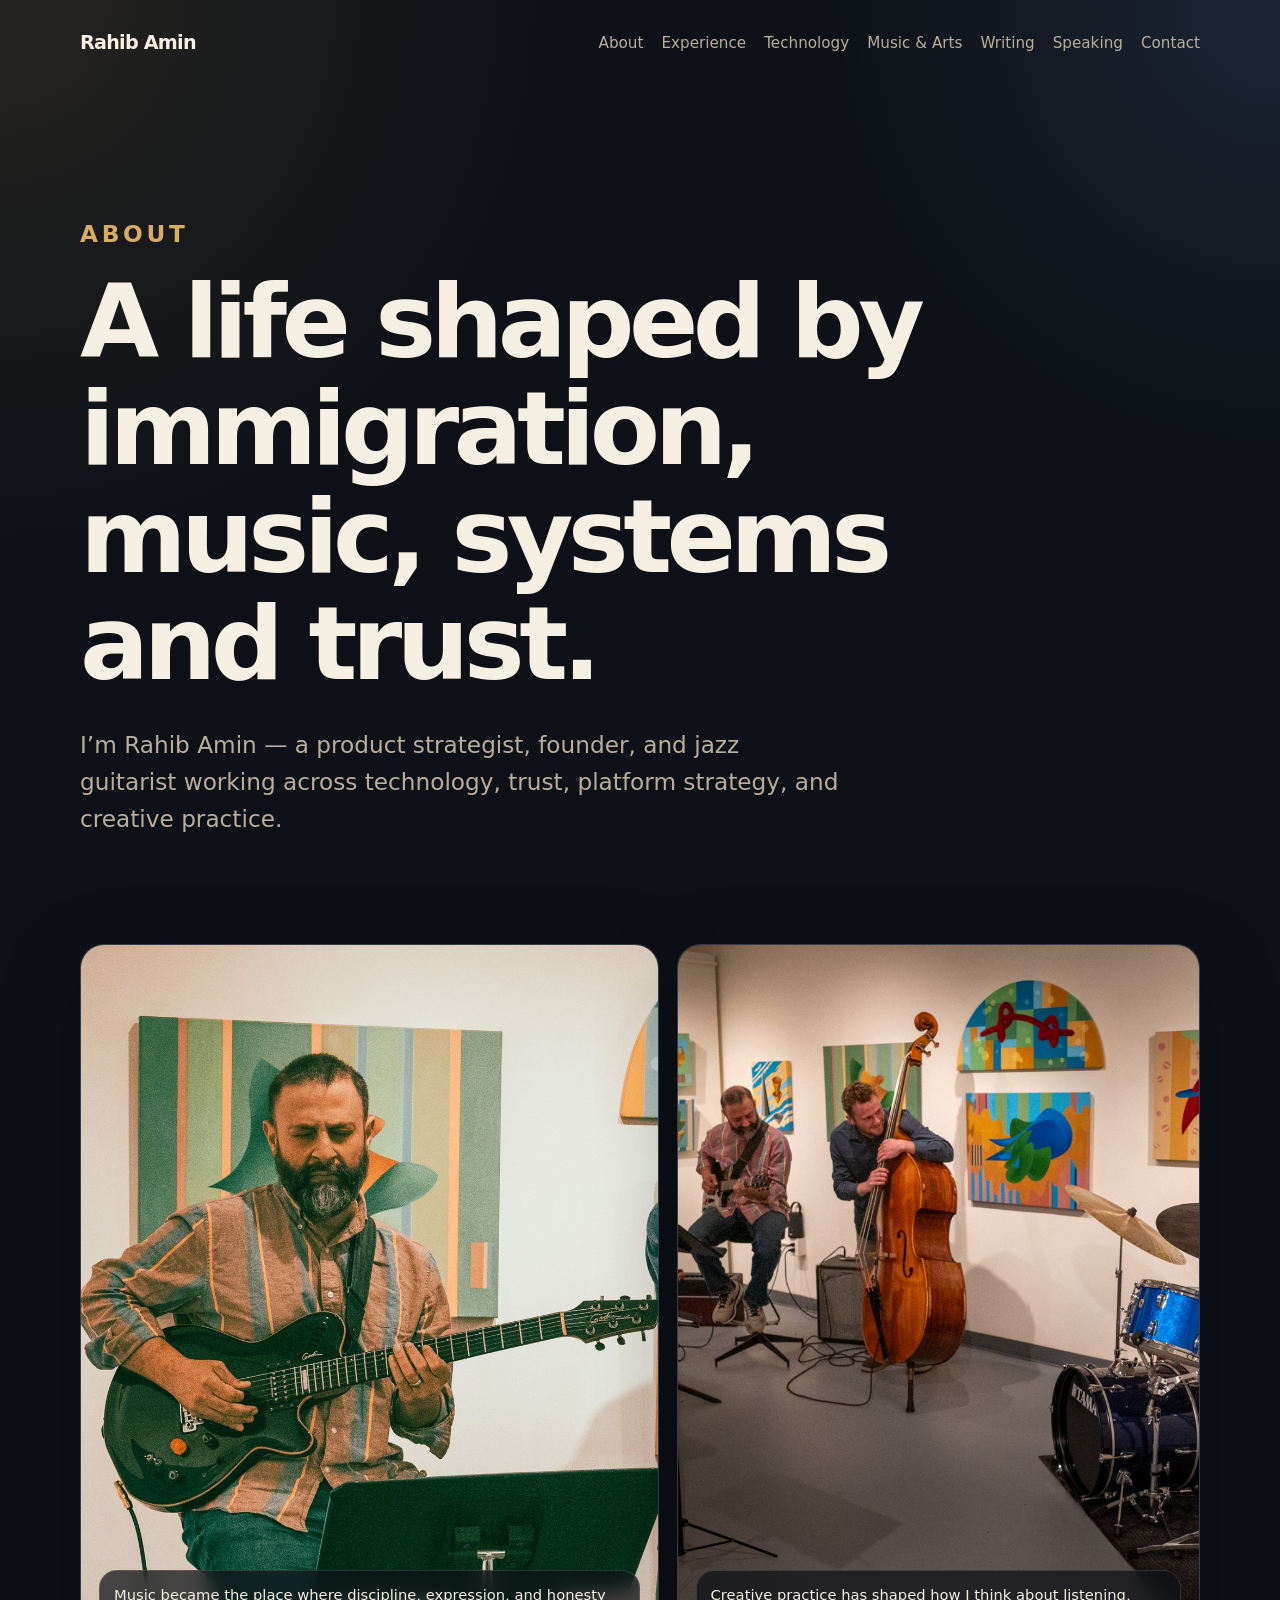
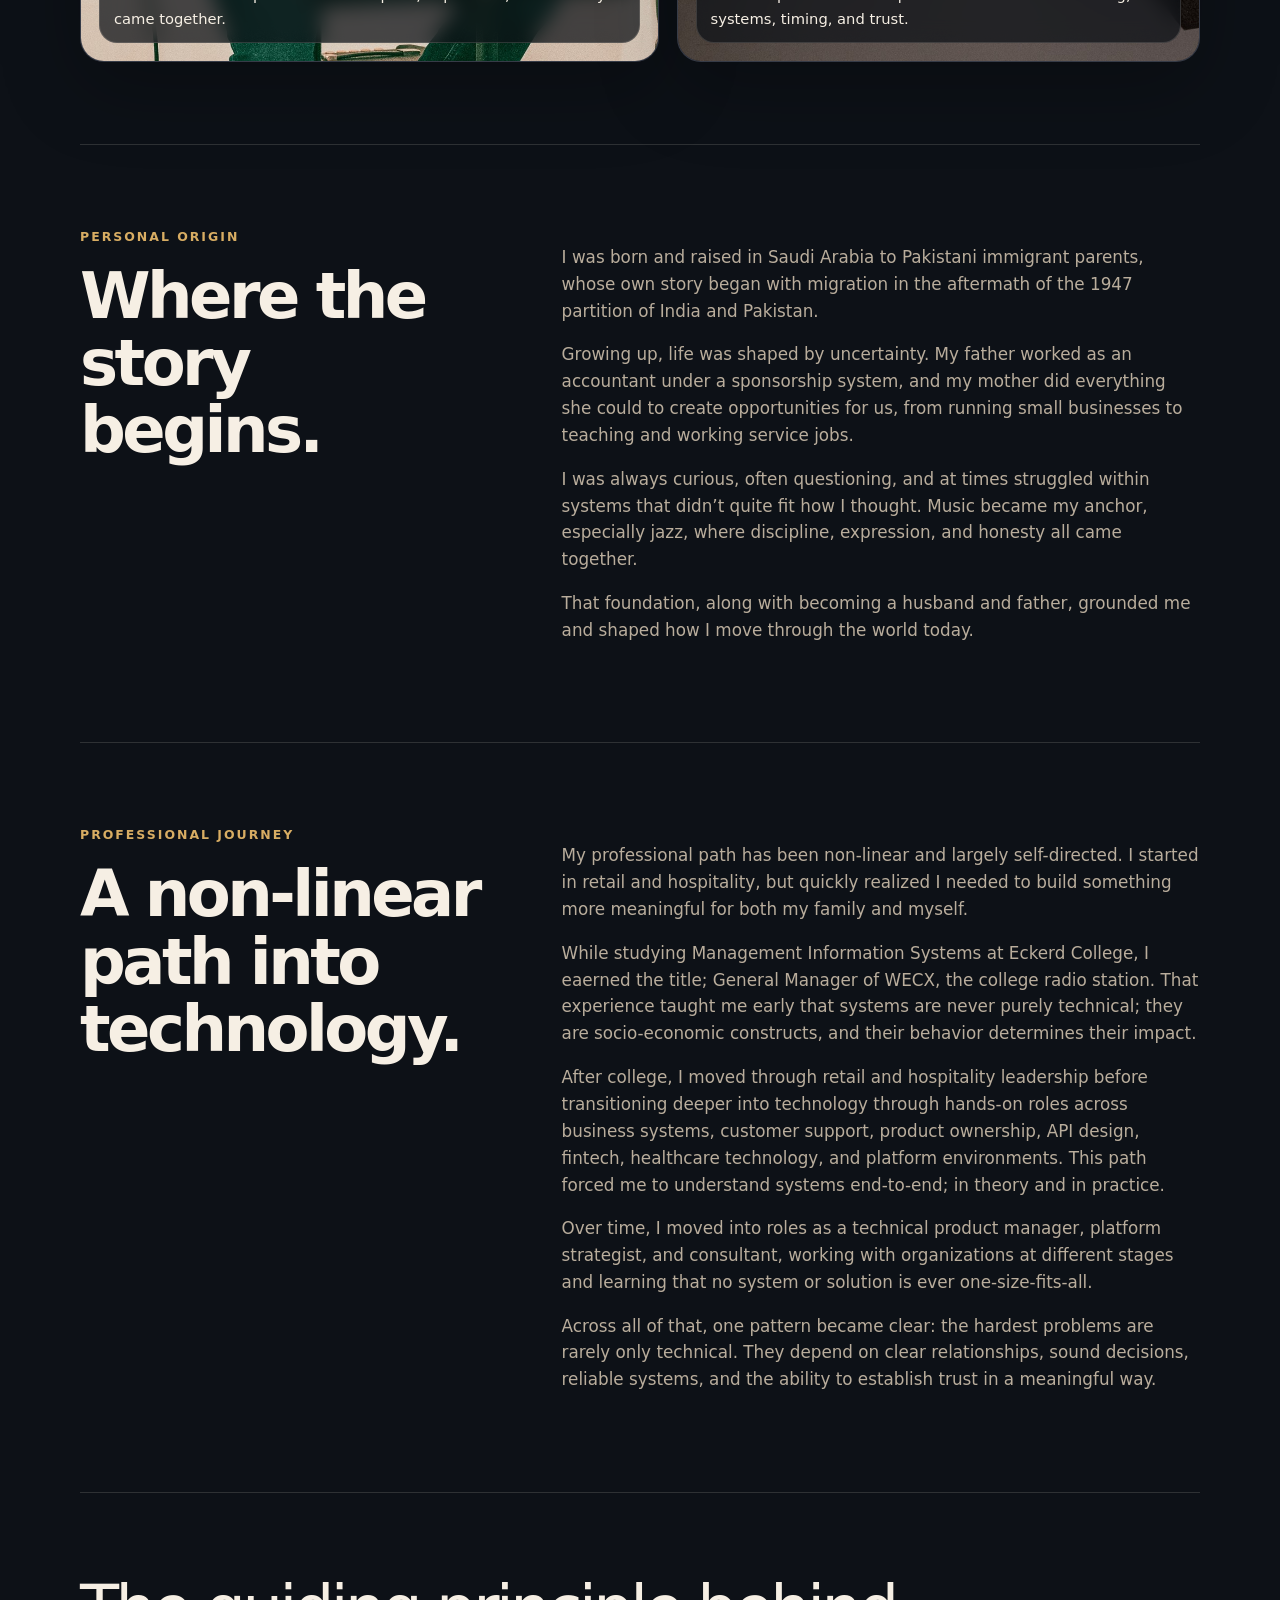
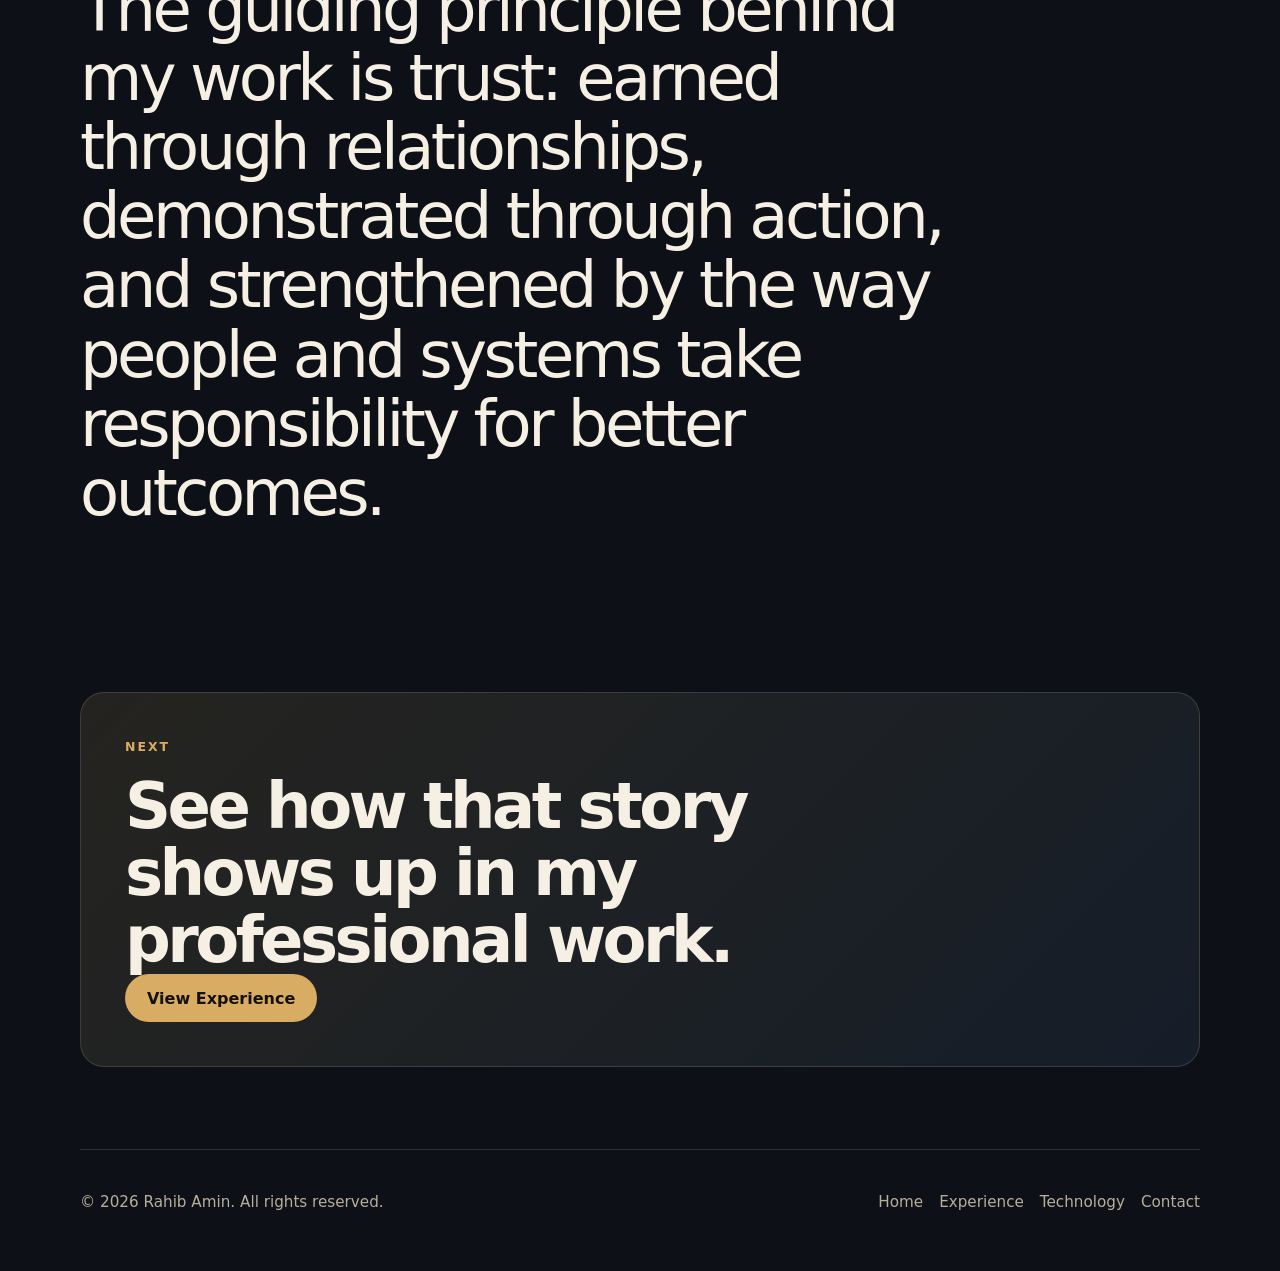
<file: about/index.html>
<!DOCTYPE html>
<html lang="en">
<head>
  <meta charset="UTF-8" />
  <meta name="viewport" content="width=device-width, initial-scale=1.0" />
  <title>About | Rahib Amin</title>
  <meta name="description" content="About Rahib Amin: product strategist, founder, jazz guitarist, and systems thinker shaped by immigration, music, technology, and trust." />
  <link rel="stylesheet" href="../assets/styles.css" />
</head>
<body>
  <header class="site-header">
    <a class="logo" href="../">Rahib Amin</a>
    <nav class="nav">
      <a href="../about/">About</a><a href="../experience/">Experience</a><a href="../technology/">Technology</a><a href="../music-arts/">Music & Arts</a><a href="../writing/">Writing</a><a href="../speaking/">Speaking</a><a href="../contact/">Contact</a>
    </nav>
  </header>

  <main>
    <section class="page-hero">
      <p class="eyebrow">About</p>
      <h1>A life shaped by immigration, music, systems and trust.</h1>
      <p>I’m Rahib Amin — a product strategist, founder, and jazz guitarist working across technology, trust, platform strategy, and creative practice.</p>
    </section>

    <section class="image-story-grid">
      <figure class="story-photo tall"><img src="../assets/images/about-origin.jpg" alt="Rahib Amin playing guitar" /><figcaption>Music became the place where discipline, expression, and honesty came together.</figcaption></figure>
      <figure class="story-photo"><img src="../assets/images/music-atmosphere.jpg" alt="Rahib Amin performing with a jazz ensemble" /><figcaption>Creative practice has shaped how I think about listening, systems, timing, and trust.</figcaption></figure>
    </section>

    <section class="split-section">
      <div><p class="eyebrow">Personal origin</p><h2>Where the story begins.</h2></div>
      <div>
        <p>I was born and raised in Saudi Arabia to Pakistani immigrant parents, whose own story began with migration in the aftermath of the 1947 partition of India and Pakistan.</p>
        <p>Growing up, life was shaped by uncertainty. My father worked as an accountant under a sponsorship system, and my mother did everything she could to create opportunities for us, from running small businesses to teaching and working service jobs.</p>
        <p>I was always curious, often questioning, and at times struggled within systems that didn’t quite fit how I thought. Music became my anchor, especially jazz, where discipline, expression, and honesty all came together.</p>
        <p>That foundation, along with becoming a husband and father, grounded me and shaped how I move through the world today.</p>
      </div>
    </section>

    <section class="split-section">
      <div><p class="eyebrow">Professional journey</p><h2>A non-linear path into technology.</h2></div>
      <div>
        <p>My professional path has been non-linear and largely self-directed. I started in retail and hospitality, but quickly realized I needed to build something more meaningful for both my family and myself.</p>
        <p>While studying Management Information Systems at Eckerd College, I eaerned the title; General Manager of WECX, the college radio station. That experience taught me early that systems are never purely technical; they are socio-economic constructs, and their behavior determines their impact. </p>
        <p>After college, I moved through retail and hospitality leadership before transitioning deeper into technology through hands-on roles across business systems, customer support, product ownership, API design, fintech, healthcare technology, and platform environments. This path forced me to understand systems end-to-end; in theory and in practice.</p>
        <p>Over time, I moved into roles as a technical product manager, platform strategist, and consultant, working with organizations at different stages and learning that no system or solution is ever one-size-fits-all.</p>
        <p>Across all of that, one pattern became clear: the hardest problems are rarely only technical. They depend on clear relationships, sound decisions, reliable systems, and the ability to establish trust in a meaningful way.</p>
      </div>
    </section>

    <section class="quote-section"><blockquote>The guiding principle behind my work is trust: earned through relationships, demonstrated through action, and strengthened by the way people and systems take responsibility for better outcomes.</blockquote></section>

    <section class="cta-section">
      <p class="eyebrow">Next</p><h2>See how that story shows up in my professional work.</h2>
      <a class="button primary" href="../experience/">View Experience</a>
    </section>
  </main>

  <footer class="site-footer"><p>© <span id="year"></span> Rahib Amin. All rights reserved.</p><div><a href="../">Home</a><a href="../experience/">Experience</a><a href="../technology/">Technology</a><a href="../contact/">Contact</a></div></footer>
  <script>document.getElementById("year").textContent = new Date().getFullYear();</script>
</body>
</html>
</file>
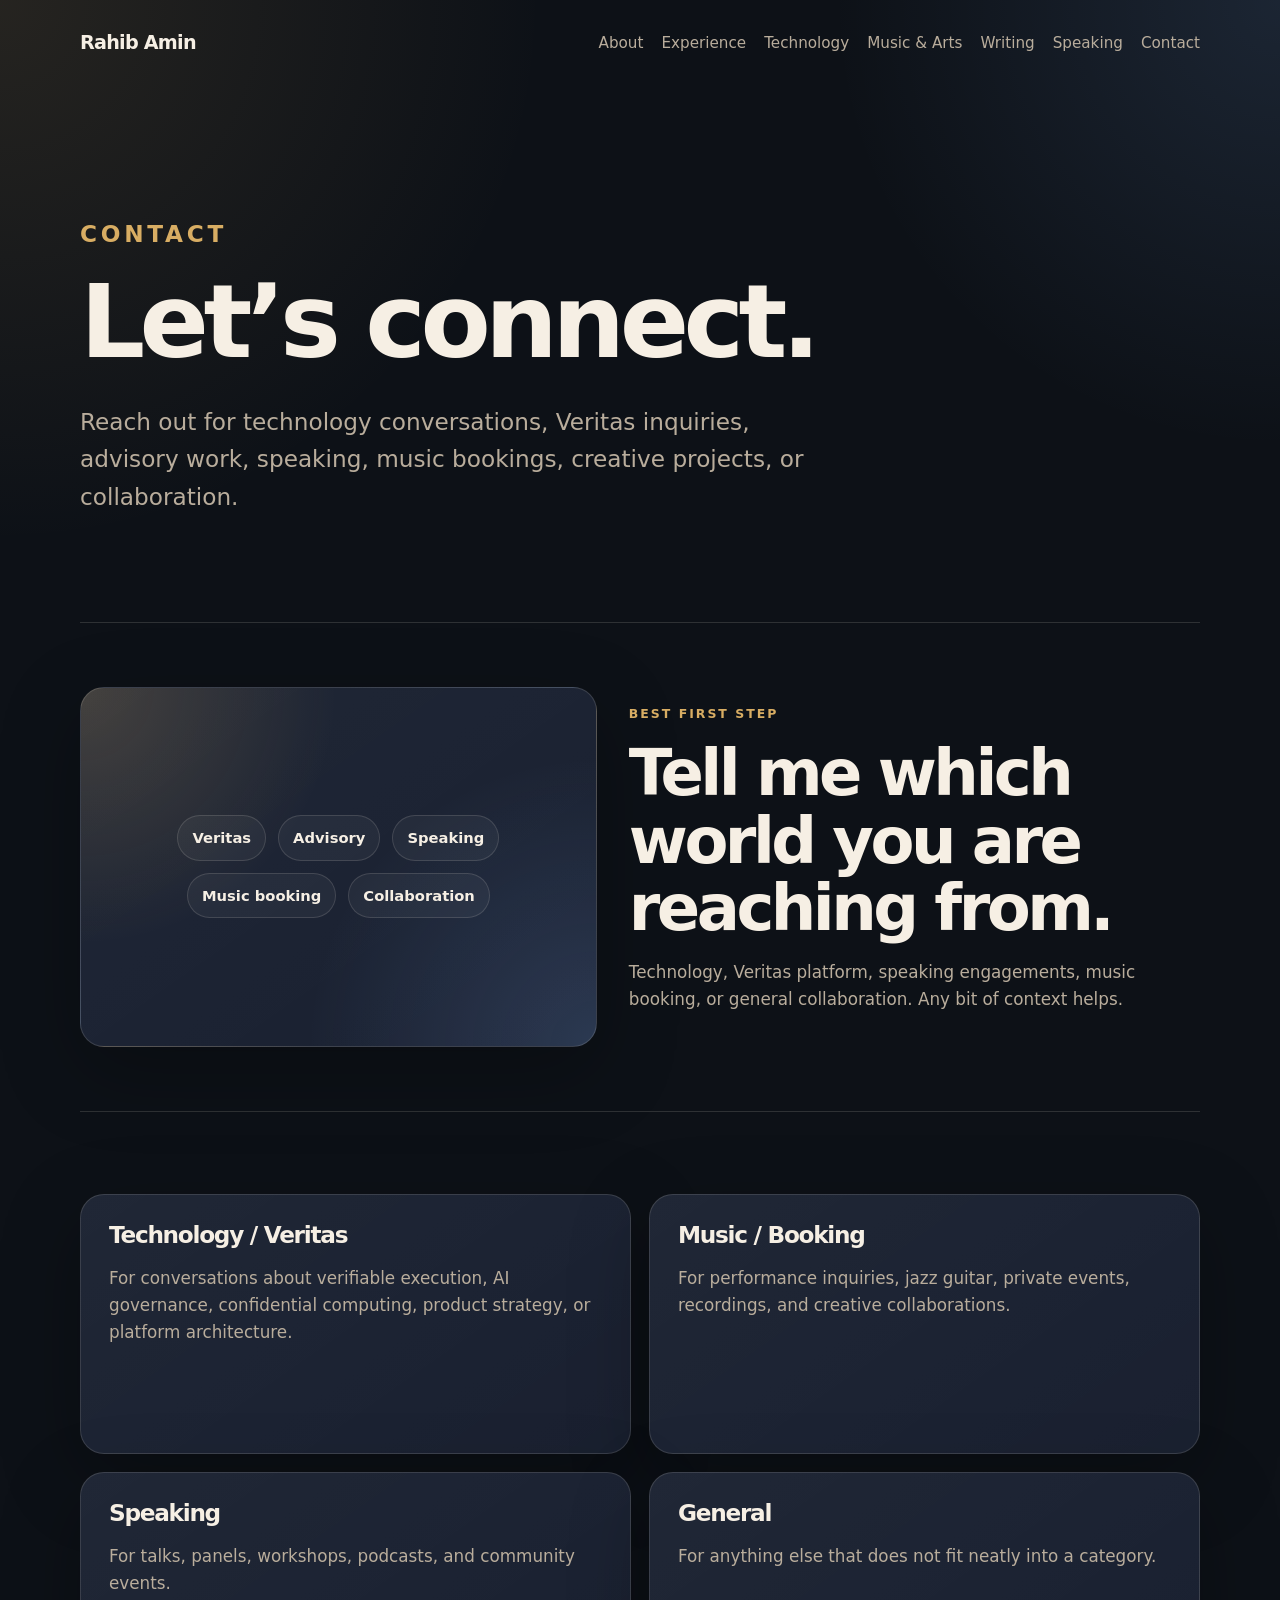
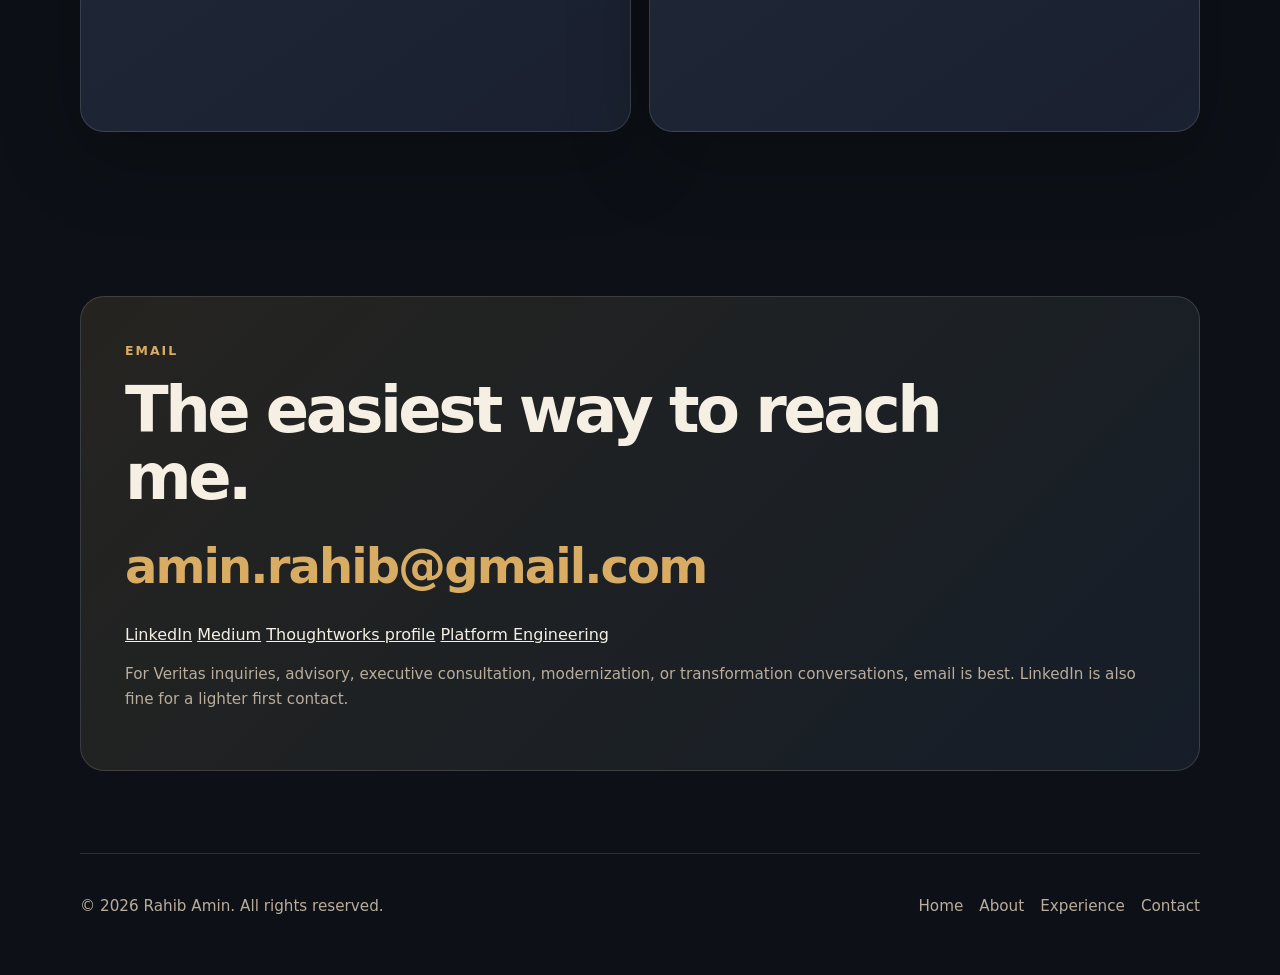
<file: contact/index.html>
<!DOCTYPE html>
<html lang="en">
<head>
  <meta charset="UTF-8" />
  <meta name="viewport" content="width=device-width, initial-scale=1.0" />
  <title>Contact | Rahib Amin</title>
  <meta name="description" content="Contact Rahib Amin for technology conversations, Veritas inquiries, advisory, speaking, music, booking, and collaboration inquiries." />
  <link rel="stylesheet" href="../assets/styles.css" />
</head>
<body>
  <header class="site-header">
    <a class="logo" href="../">Rahib Amin</a>
    <nav class="nav">
      <a href="../about/">About</a>
      <a href="../experience/">Experience</a>
      <a href="../technology/">Technology</a>
      <a href="../music-arts/">Music & Arts</a>
      <a href="../writing/">Writing</a>
      <a href="../speaking/">Speaking</a>
      <a href="../contact/">Contact</a>
    </nav>
  </header>

  <main>
    <section class="page-hero">
      <p class="eyebrow">Contact</p>
      <h1>Let’s connect.</h1>
      <p>Reach out for technology conversations, Veritas inquiries, advisory work, speaking, music bookings, creative projects, or collaboration.</p>
    </section>

    <section class="photo-proof-strip no-photo-strip contact-strip">
      <div class="evidence-panel" aria-label="Contact areas">
        <span>Veritas</span>
        <span>Advisory</span>
        <span>Speaking</span>
        <span>Music booking</span>
        <span>Collaboration</span>
      </div>
      <div class="proof-copy">
        <p class="eyebrow">Best first step</p>
        <h2>Tell me which world you are reaching from.</h2>
        <p>
          Technology, Veritas platform, speaking engagements, music booking, or general collaboration. Any bit of context helps.
        </p>
      </div>
    </section>

    <section class="grid-section">
      <div class="card-grid two">
        <article class="card"><h3>Technology / Veritas</h3><p>For conversations about verifiable execution, AI governance, confidential computing, product strategy, or platform architecture.</p></article>
        <article class="card"><h3>Music / Booking</h3><p>For performance inquiries, jazz guitar, private events, recordings, and creative collaborations.</p></article>
        <article class="card"><h3>Speaking</h3><p>For talks, panels, workshops, podcasts, and community events.</p></article>
        <article class="card"><h3>General</h3><p>For anything else that does not fit neatly into a category.</p></article>
      </div>
    </section>

    <section class="contact-panel">
      <p class="eyebrow">Email</p>
      <h2>The easiest way to reach me.</h2>
      <p><a class="big-link" href="mailto:amin.rahib@gmail.com">amin.rahib@gmail.com</a></p>
      <div class="external-links">
        <a href="https://www.linkedin.com/in/rahib-amin-2aa402149/" target="_blank" rel="noopener noreferrer">LinkedIn</a>
        <a href="https://medium.com/@amin.rahib" target="_blank" rel="noopener noreferrer">Medium</a>
        <a href="https://www.thoughtworks.com/en-gb/profiles/r/rahib-amin" target="_blank" rel="noopener noreferrer">Thoughtworks profile</a>
        <a href="https://platformengineering.org/authors/rahib-amin" target="_blank" rel="noopener noreferrer">Platform Engineering</a>
      </div>
      <p class="small-note">
        For Veritas inquiries, advisory, executive consultation, modernization, or transformation conversations,
        email is best. LinkedIn is also fine for a lighter first contact.
      </p>
    </section>
  </main>

  <footer class="site-footer">
    <p>© <span id="year"></span> Rahib Amin. All rights reserved.</p>
    <div>
      <a href="../">Home</a>
      <a href="../about/">About</a>
      <a href="../experience/">Experience</a>
      <a href="../contact/">Contact</a>
    </div>
  </footer>

  <script>document.getElementById("year").textContent = new Date().getFullYear();</script>
</body>
</html>
</file>
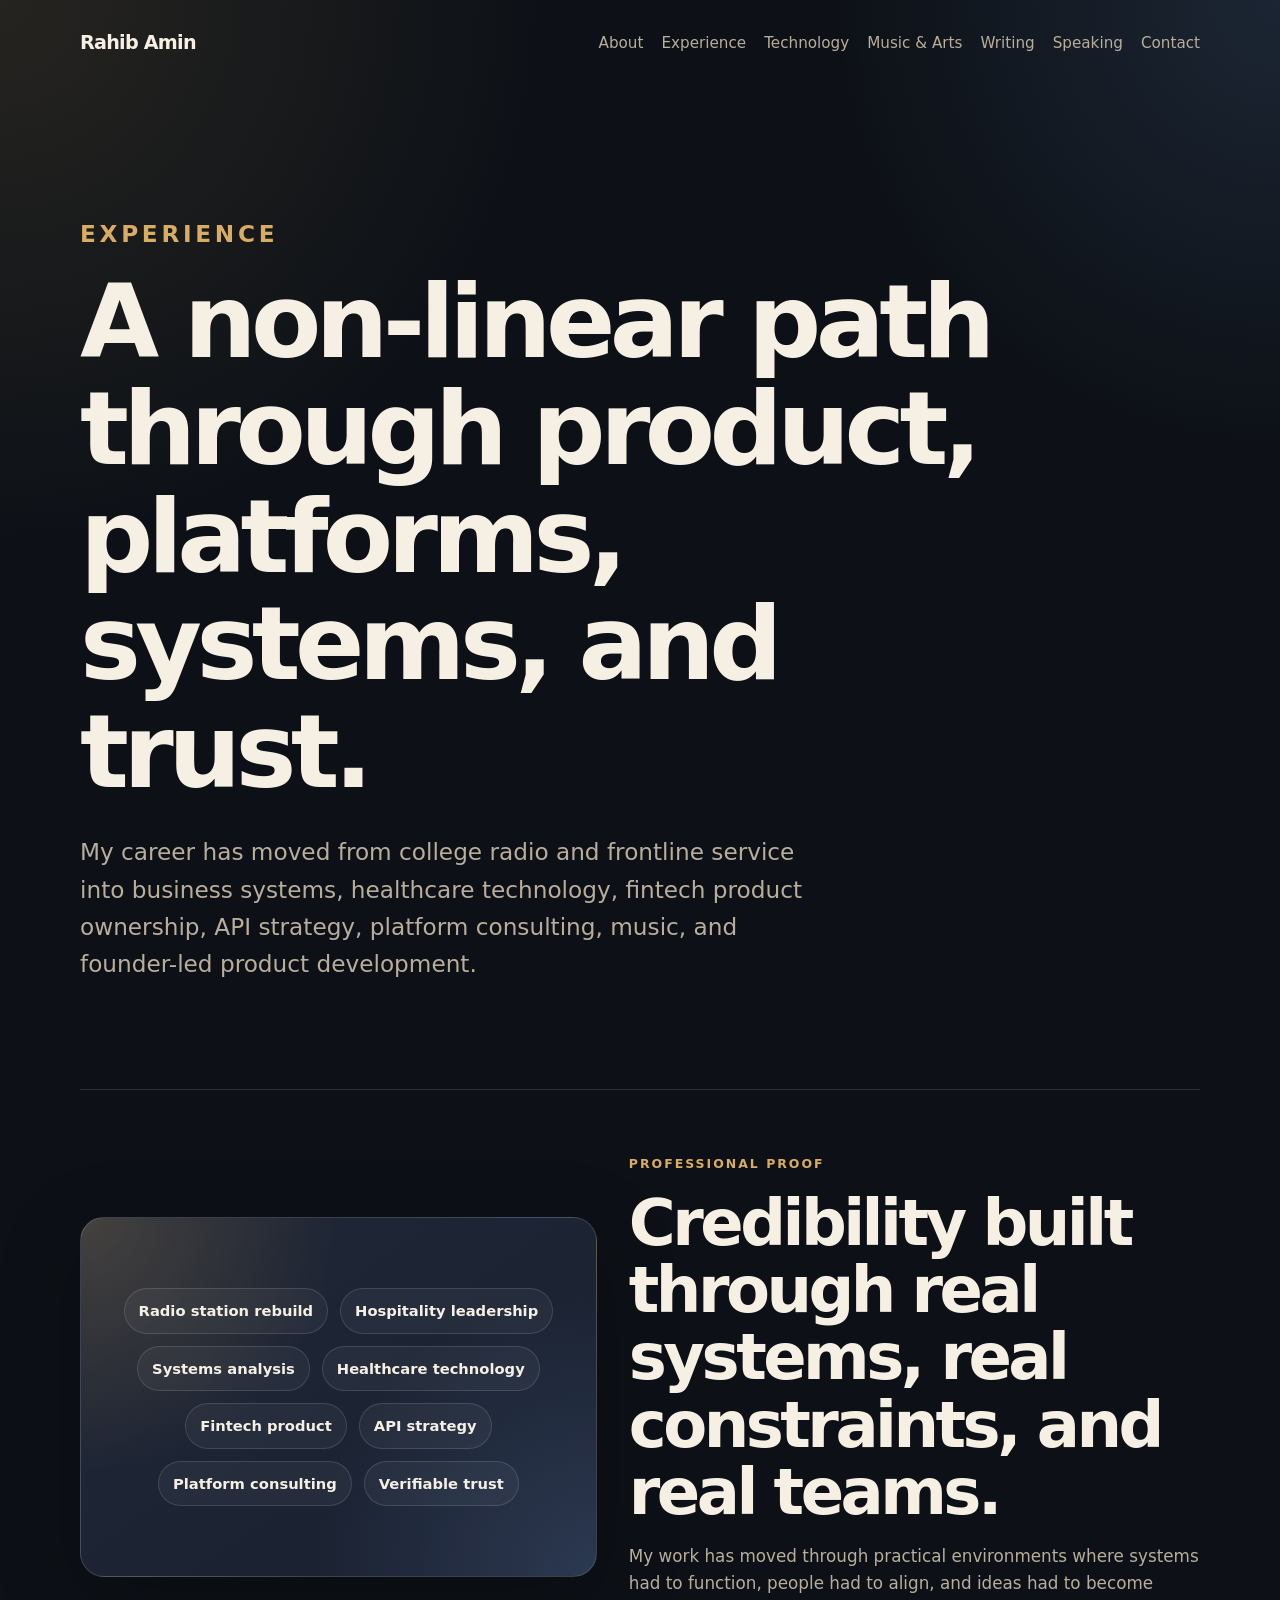
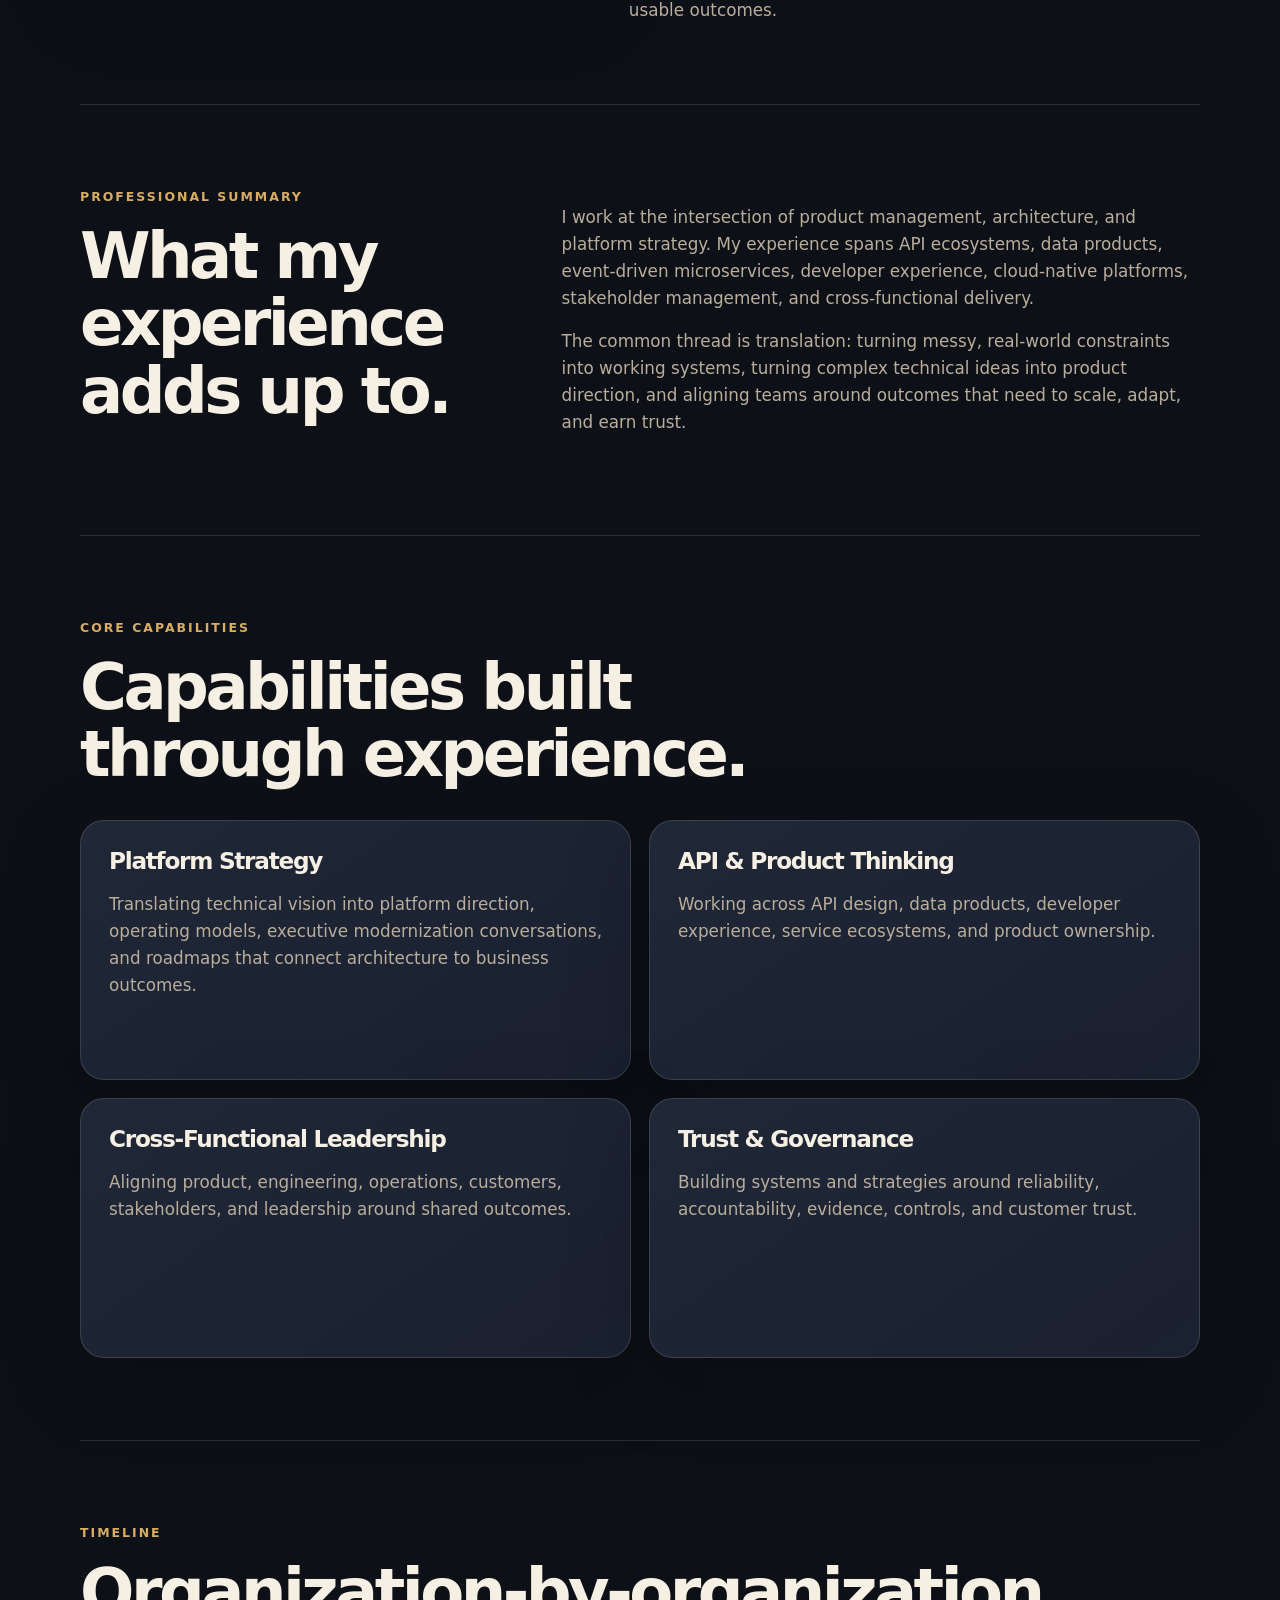
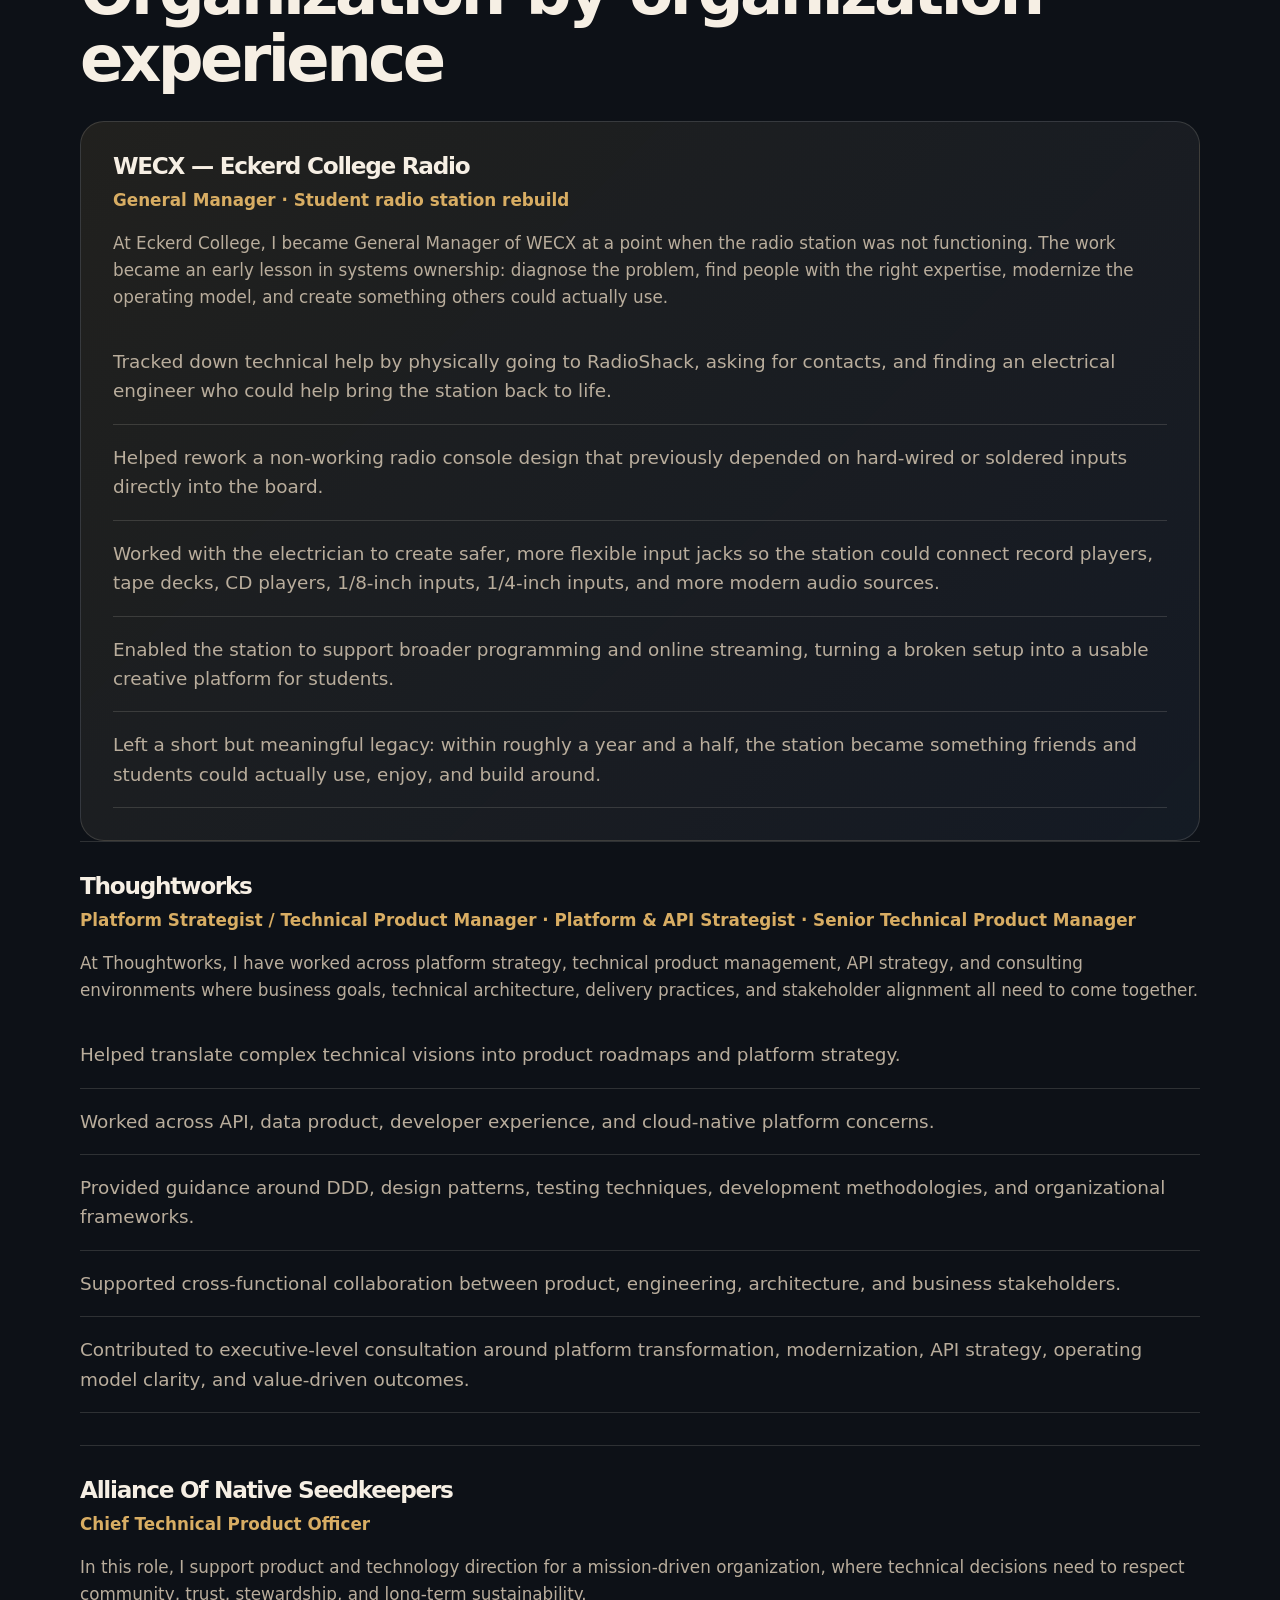
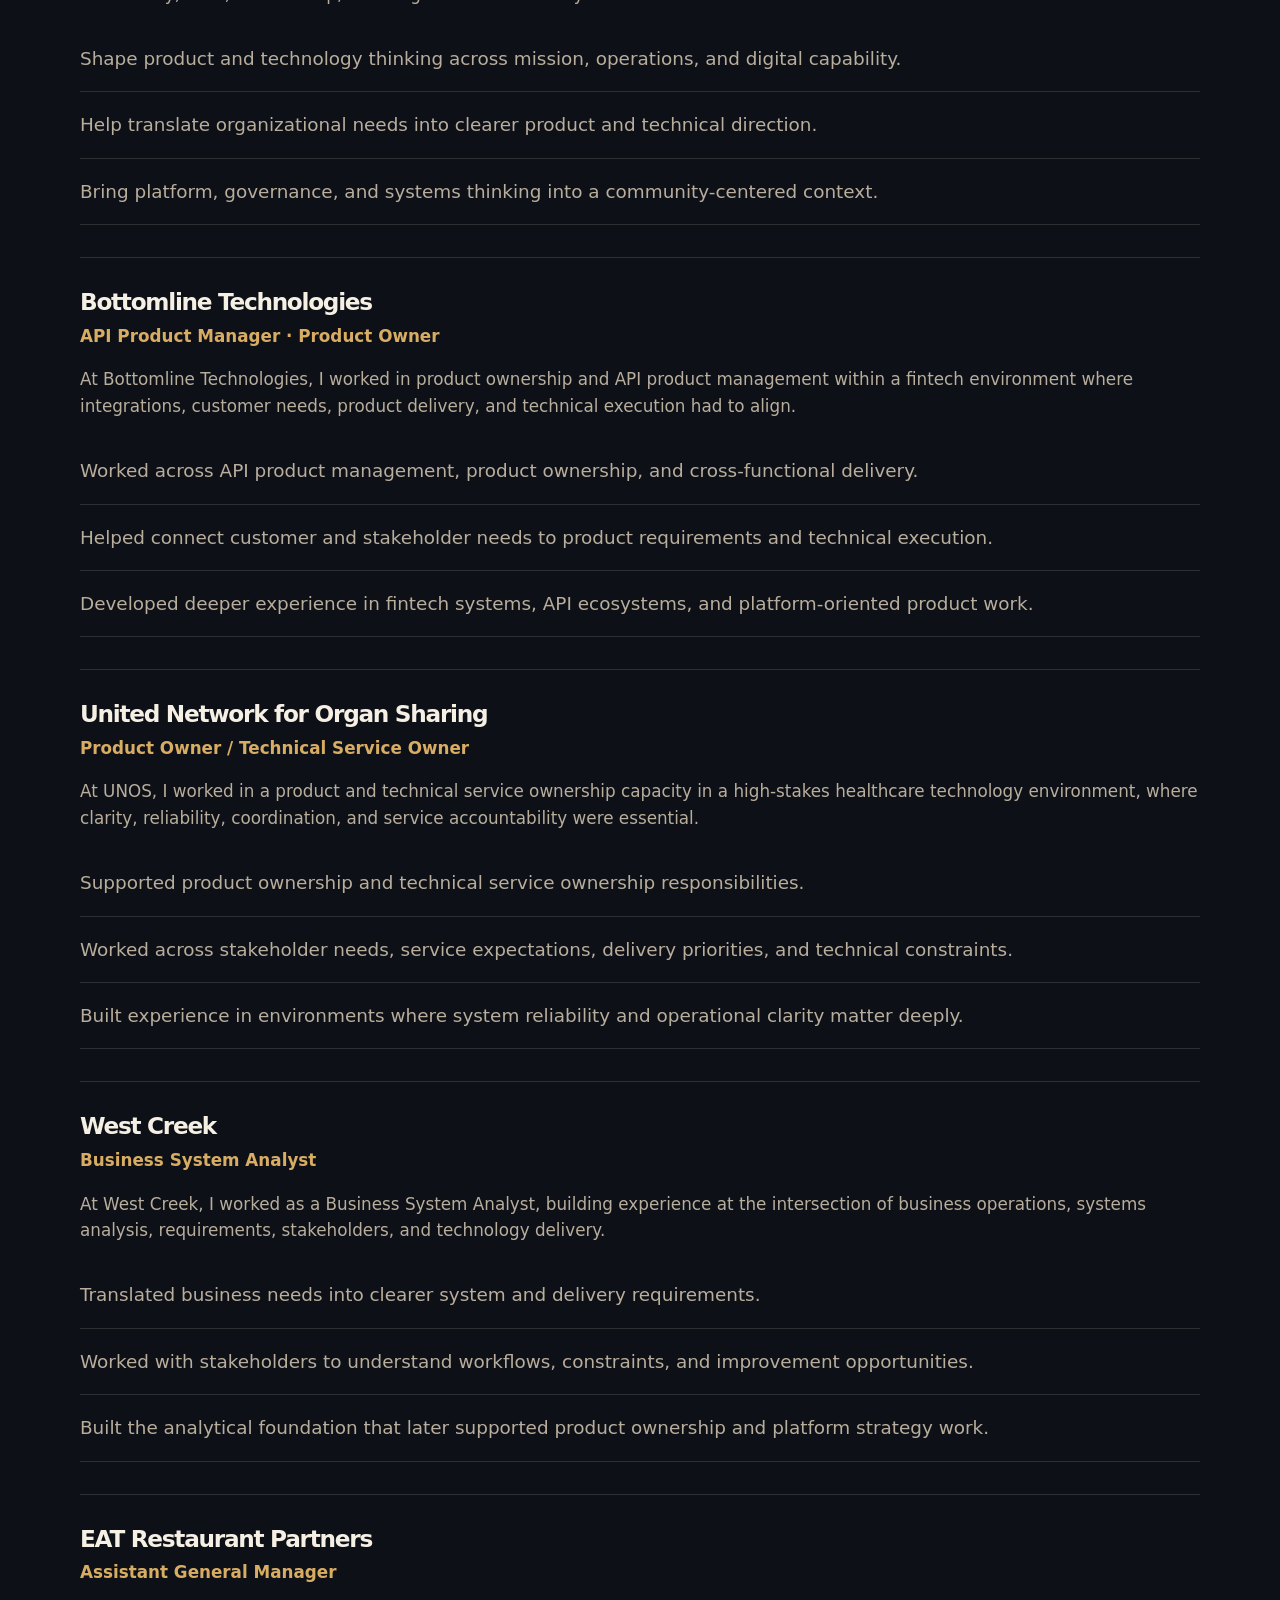
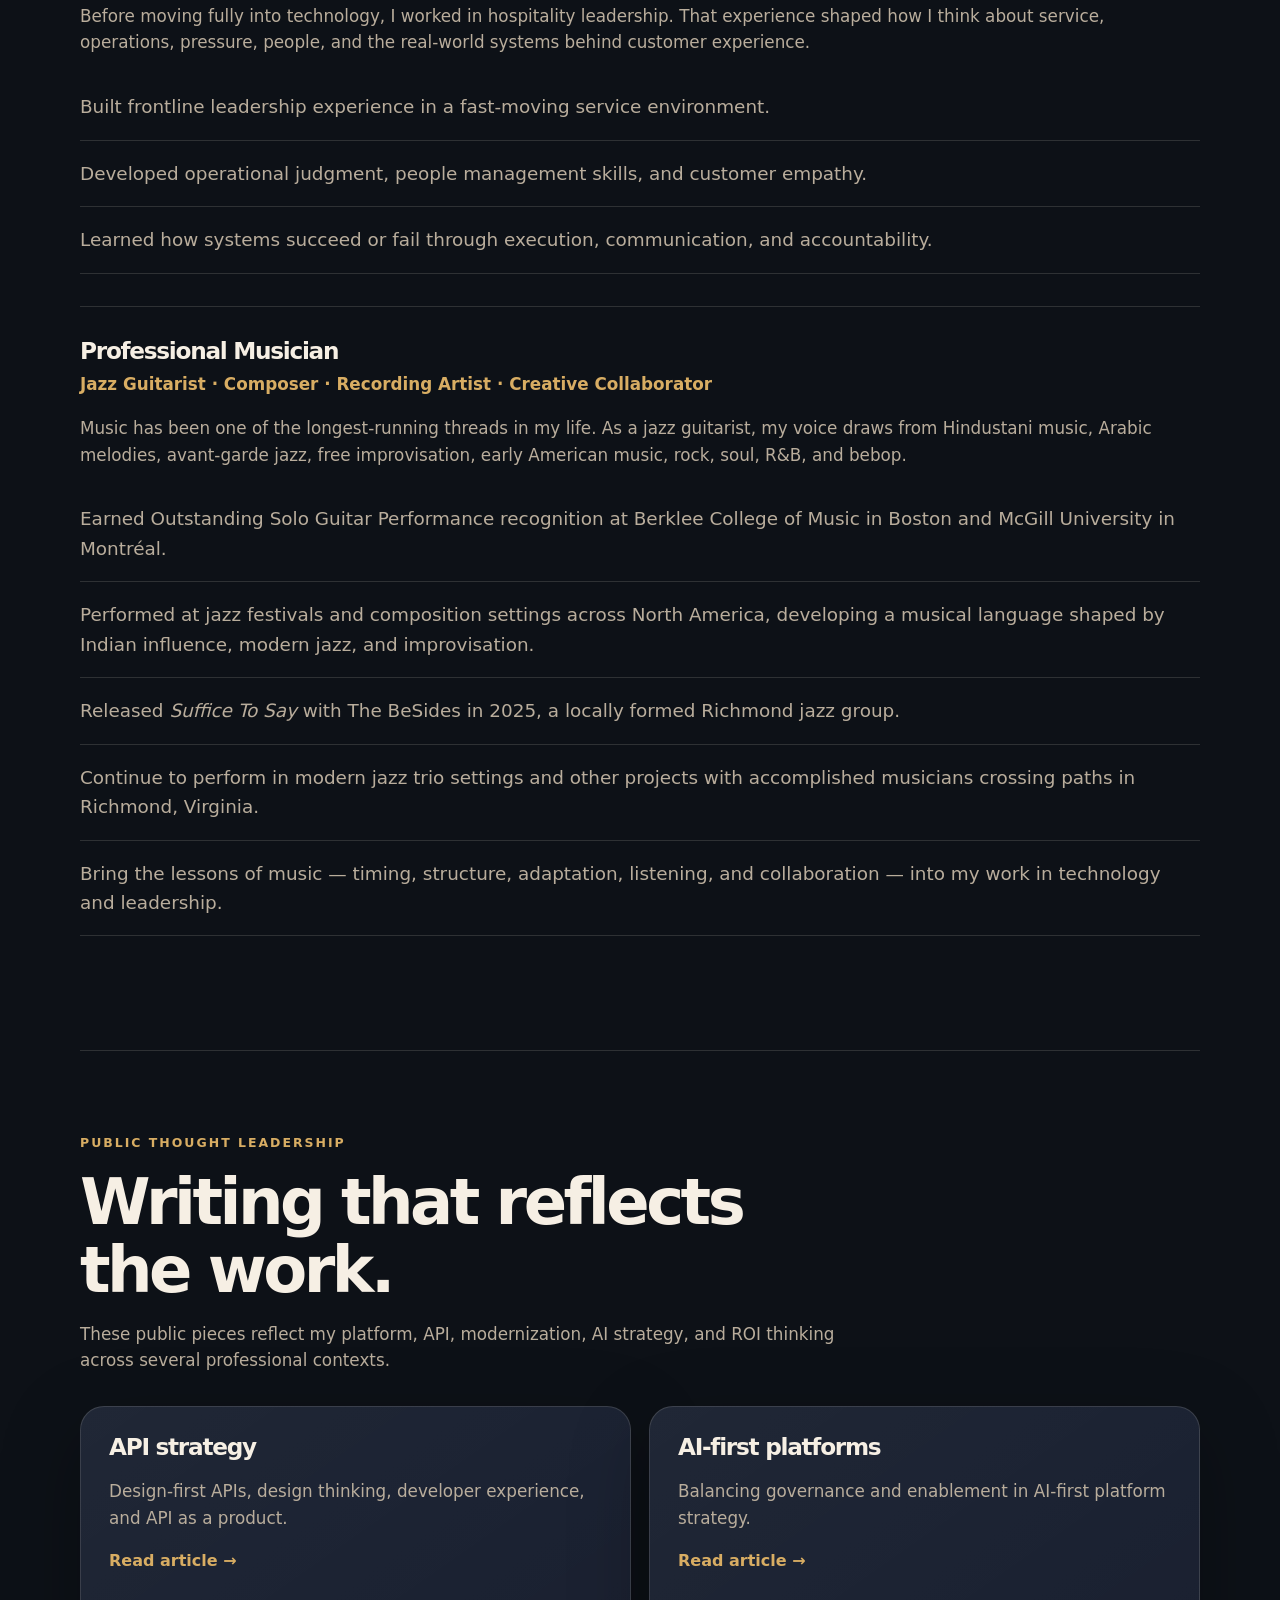
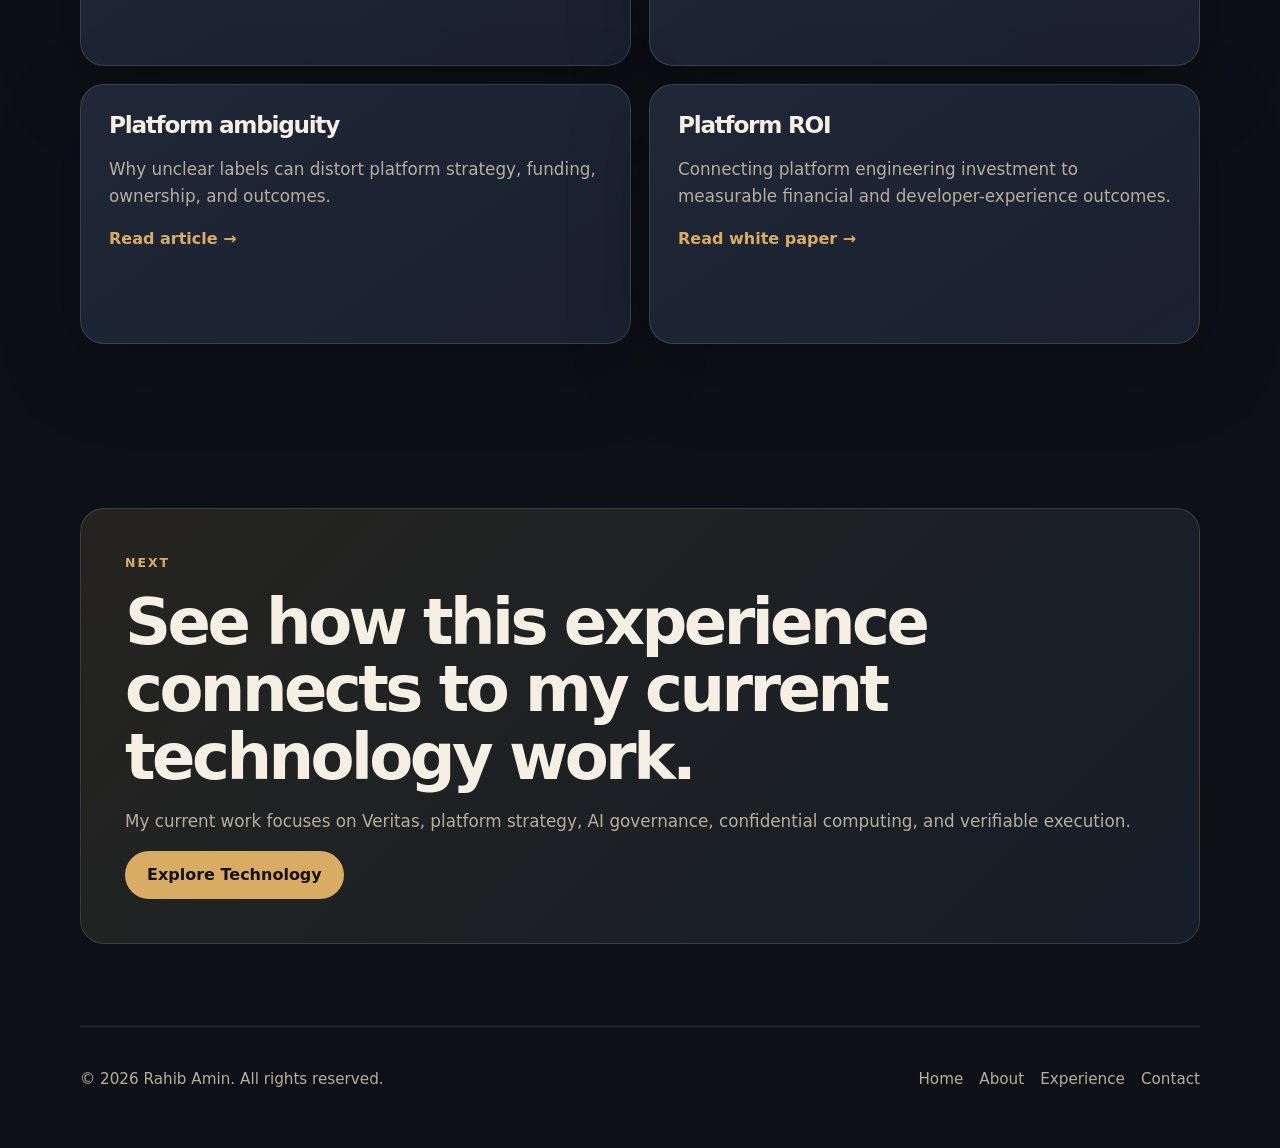
<file: experience/index.html>
<!DOCTYPE html>
<html lang="en">
<head>
  <meta charset="UTF-8" />
  <meta name="viewport" content="width=device-width, initial-scale=1.0" />
  <title>Experience | Rahib Amin</title>
  <meta name="description" content="Professional experience of Rahib Amin across platform strategy, technical product management, API strategy, fintech, healthcare technology, systems analysis, college radio, and music." />
  <link rel="stylesheet" href="../assets/styles.css" />
</head>
<body>
  <header class="site-header">
    <a class="logo" href="../">Rahib Amin</a>
    <nav class="nav">
      <a href="../about/">About</a>
      <a href="../experience/">Experience</a>
      <a href="../technology/">Technology</a>
      <a href="../music-arts/">Music & Arts</a>
      <a href="../writing/">Writing</a>
      <a href="../speaking/">Speaking</a>
      <a href="../contact/">Contact</a>
    </nav>
  </header>

  <main>
    <section class="page-hero">
      <p class="eyebrow">Experience</p>
      <h1>A non-linear path through product, platforms, systems, and trust.</h1>
      <p>
        My career has moved from college radio and frontline service into business systems,
        healthcare technology, fintech product ownership, API strategy, platform consulting,
        music, and founder-led product development.
      </p>
    </section>

    <section class="photo-proof-strip no-photo-strip">
      <div class="evidence-panel" aria-label="Experience themes">
        <span>Radio station rebuild</span>
        <span>Hospitality leadership</span>
        <span>Systems analysis</span>
        <span>Healthcare technology</span>
        <span>Fintech product</span>
        <span>API strategy</span>
        <span>Platform consulting</span>
        <span>Verifiable trust</span>
      </div>
      <div class="proof-copy">
        <p class="eyebrow">Professional proof</p>
        <h2>Credibility built through real systems, real constraints, and real teams.</h2>
        <p>
          My work has moved through practical environments where systems had to function, people had to align, and ideas had to become usable outcomes.
        </p>
      </div>
    </section>

    <section class="split-section">
      <div>
        <p class="eyebrow">Professional summary</p>
        <h2>What my experience adds up to.</h2>
      </div>
      <div>
        <p>
          I work at the intersection of product management, architecture, and platform strategy.
          My experience spans API ecosystems, data products, event-driven microservices,
          developer experience, cloud-native platforms, stakeholder management, and cross-functional delivery.
        </p>
        <p>
          The common thread is translation: turning messy, real-world constraints into working systems,
          turning complex technical ideas into product direction, and aligning teams around outcomes
          that need to scale, adapt, and earn trust.
        </p>
      </div>
    </section>

    <section class="grid-section">
      <div class="section-heading">
        <p class="eyebrow">Core capabilities</p>
        <h2>Capabilities built through experience.</h2>
      </div>
      <div class="card-grid two">
        <article class="card"><h3>Platform Strategy</h3><p>Translating technical vision into platform direction, operating models, executive modernization conversations, and roadmaps that connect architecture to business outcomes.</p></article>
        <article class="card"><h3>API & Product Thinking</h3><p>Working across API design, data products, developer experience, service ecosystems, and product ownership.</p></article>
        <article class="card"><h3>Cross-Functional Leadership</h3><p>Aligning product, engineering, operations, customers, stakeholders, and leadership around shared outcomes.</p></article>
        <article class="card"><h3>Trust & Governance</h3><p>Building systems and strategies around reliability, accountability, evidence, controls, and customer trust.</p></article>
      </div>
    </section>

    <section class="list-section">
      <p class="eyebrow">Timeline</p>
      <h2>Organization-by-organization experience</h2>

      <div class="experience-item highlight-experience">
        <h3>WECX — Eckerd College Radio</h3>
        <p class="role-meta">General Manager · Student radio station rebuild</p>
        <p>
          At Eckerd College, I became General Manager of WECX at a point when the radio station was not functioning.
          The work became an early lesson in systems ownership: diagnose the problem, find people with the right expertise,
          modernize the operating model, and create something others could actually use.
        </p>
        <ul class="clean-list">
          <li>Tracked down technical help by physically going to RadioShack, asking for contacts, and finding an electrical engineer who could help bring the station back to life.</li>
          <li>Helped rework a non-working radio console design that previously depended on hard-wired or soldered inputs directly into the board.</li>
          <li>Worked with the electrician to create safer, more flexible input jacks so the station could connect record players, tape decks, CD players, 1/8-inch inputs, 1/4-inch inputs, and more modern audio sources.</li>
          <li>Enabled the station to support broader programming and online streaming, turning a broken setup into a usable creative platform for students.</li>
          <li>Left a short but meaningful legacy: within roughly a year and a half, the station became something friends and students could actually use, enjoy, and build around.</li>
        </ul>
      </div>

      <div class="experience-item">
        <h3>Thoughtworks</h3>
        <p class="role-meta">Platform Strategist / Technical Product Manager · Platform & API Strategist · Senior Technical Product Manager</p>
        <p>At Thoughtworks, I have worked across platform strategy, technical product management, API strategy, and consulting environments where business goals, technical architecture, delivery practices, and stakeholder alignment all need to come together.</p>
        <ul class="clean-list">
          <li>Helped translate complex technical visions into product roadmaps and platform strategy.</li>
          <li>Worked across API, data product, developer experience, and cloud-native platform concerns.</li>
          <li>Provided guidance around DDD, design patterns, testing techniques, development methodologies, and organizational frameworks.</li>
          <li>Supported cross-functional collaboration between product, engineering, architecture, and business stakeholders.</li>
          <li>Contributed to executive-level consultation around platform transformation, modernization, API strategy, operating model clarity, and value-driven outcomes.</li>
        </ul>
      </div>

      <div class="experience-item">
        <h3>Alliance Of Native Seedkeepers</h3>
        <p class="role-meta">Chief Technical Product Officer</p>
        <p>In this role, I support product and technology direction for a mission-driven organization, where technical decisions need to respect community, trust, stewardship, and long-term sustainability.</p>
        <ul class="clean-list">
          <li>Shape product and technology thinking across mission, operations, and digital capability.</li>
          <li>Help translate organizational needs into clearer product and technical direction.</li>
          <li>Bring platform, governance, and systems thinking into a community-centered context.</li>
        </ul>
      </div>

      <div class="experience-item">
        <h3>Bottomline Technologies</h3>
        <p class="role-meta">API Product Manager · Product Owner</p>
        <p>At Bottomline Technologies, I worked in product ownership and API product management within a fintech environment where integrations, customer needs, product delivery, and technical execution had to align.</p>
        <ul class="clean-list">
          <li>Worked across API product management, product ownership, and cross-functional delivery.</li>
          <li>Helped connect customer and stakeholder needs to product requirements and technical execution.</li>
          <li>Developed deeper experience in fintech systems, API ecosystems, and platform-oriented product work.</li>
        </ul>
      </div>

      <div class="experience-item">
        <h3>United Network for Organ Sharing</h3>
        <p class="role-meta">Product Owner / Technical Service Owner</p>
        <p>At UNOS, I worked in a product and technical service ownership capacity in a high-stakes healthcare technology environment, where clarity, reliability, coordination, and service accountability were essential.</p>
        <ul class="clean-list">
          <li>Supported product ownership and technical service ownership responsibilities.</li>
          <li>Worked across stakeholder needs, service expectations, delivery priorities, and technical constraints.</li>
          <li>Built experience in environments where system reliability and operational clarity matter deeply.</li>
        </ul>
      </div>

      <div class="experience-item">
        <h3>West Creek</h3>
        <p class="role-meta">Business System Analyst</p>
        <p>At West Creek, I worked as a Business System Analyst, building experience at the intersection of business operations, systems analysis, requirements, stakeholders, and technology delivery.</p>
        <ul class="clean-list">
          <li>Translated business needs into clearer system and delivery requirements.</li>
          <li>Worked with stakeholders to understand workflows, constraints, and improvement opportunities.</li>
          <li>Built the analytical foundation that later supported product ownership and platform strategy work.</li>
        </ul>
      </div>

      <div class="experience-item">
        <h3>EAT Restaurant Partners</h3>
        <p class="role-meta">Assistant General Manager</p>
        <p>Before moving fully into technology, I worked in hospitality leadership. That experience shaped how I think about service, operations, pressure, people, and the real-world systems behind customer experience.</p>
        <ul class="clean-list">
          <li>Built frontline leadership experience in a fast-moving service environment.</li>
          <li>Developed operational judgment, people management skills, and customer empathy.</li>
          <li>Learned how systems succeed or fail through execution, communication, and accountability.</li>
        </ul>
      </div>

      <div class="experience-item">
        <h3>Professional Musician</h3>
        <p class="role-meta">Jazz Guitarist · Composer · Recording Artist · Creative Collaborator</p>
        <p>Music has been one of the longest-running threads in my life. As a jazz guitarist, my voice draws from Hindustani music, Arabic melodies, avant-garde jazz, free improvisation, early American music, rock, soul, R&B, and bebop.</p>
        <ul class="clean-list">
          <li>Earned Outstanding Solo Guitar Performance recognition at Berklee College of Music in Boston and McGill University in Montréal.</li>
          <li>Performed at jazz festivals and composition settings across North America, developing a musical language shaped by Indian influence, modern jazz, and improvisation.</li>
          <li>Released <em>Suffice To Say</em> with The BeSides in 2025, a locally formed Richmond jazz group.</li>
          <li>Continue to perform in modern jazz trio settings and other projects with accomplished musicians crossing paths in Richmond, Virginia.</li>
          <li>Bring the lessons of music — timing, structure, adaptation, listening, and collaboration — into my work in technology and leadership.</li>
        </ul>
      </div>
    </section>


    <section class="grid-section">
      <div class="section-heading">
        <p class="eyebrow">Public thought leadership</p>
        <h2>Writing that reflects the work.</h2>
        <p>
          These public pieces reflect my platform, API, modernization, AI strategy, and ROI thinking across several professional contexts.
        </p>
      </div>
      <div class="card-grid two">
        <article class="card"><h3>API strategy</h3><p>Design-first APIs, design thinking, developer experience, and API as a product.</p><a href="https://www.thoughtworks.com/en-gb/insights/blog/apis/design-thinking-apis" target="_blank" rel="noopener noreferrer">Read article →</a></article>
        <article class="card"><h3>AI-first platforms</h3><p>Balancing governance and enablement in AI-first platform strategy.</p><a href="https://www.thoughtworks.com/en-gb/insights/articles/Building-an-AI-first-platform-strategy" target="_blank" rel="noopener noreferrer">Read article →</a></article>
        <article class="card"><h3>Platform ambiguity</h3><p>Why unclear labels can distort platform strategy, funding, ownership, and outcomes.</p><a href="https://www.thoughtworks.com/en-gb/insights/blog/platforms/the-ambiguity-trap" target="_blank" rel="noopener noreferrer">Read article →</a></article>
        <article class="card"><h3>Platform ROI</h3><p>Connecting platform engineering investment to measurable financial and developer-experience outcomes.</p><a href="https://platformengineering.org/blog/measuring-the-roi-of-platform-engineering-investments" target="_blank" rel="noopener noreferrer">Read white paper →</a></article>
      </div>
    </section>

    <section class="cta-section">
      <p class="eyebrow">Next</p>
      <h2>See how this experience connects to my current technology work.</h2>
      <p>My current work focuses on Veritas, platform strategy, AI governance, confidential computing, and verifiable execution.</p>
      <a class="button primary" href="../technology/">Explore Technology</a>
    </section>
  </main>

  <footer class="site-footer">
    <p>© <span id="year"></span> Rahib Amin. All rights reserved.</p>
    <div>
      <a href="../">Home</a>
      <a href="../about/">About</a>
      <a href="../experience/">Experience</a>
      <a href="../contact/">Contact</a>
    </div>
  </footer>

  <script>document.getElementById("year").textContent = new Date().getFullYear();</script>
</body>
</html>
</file>
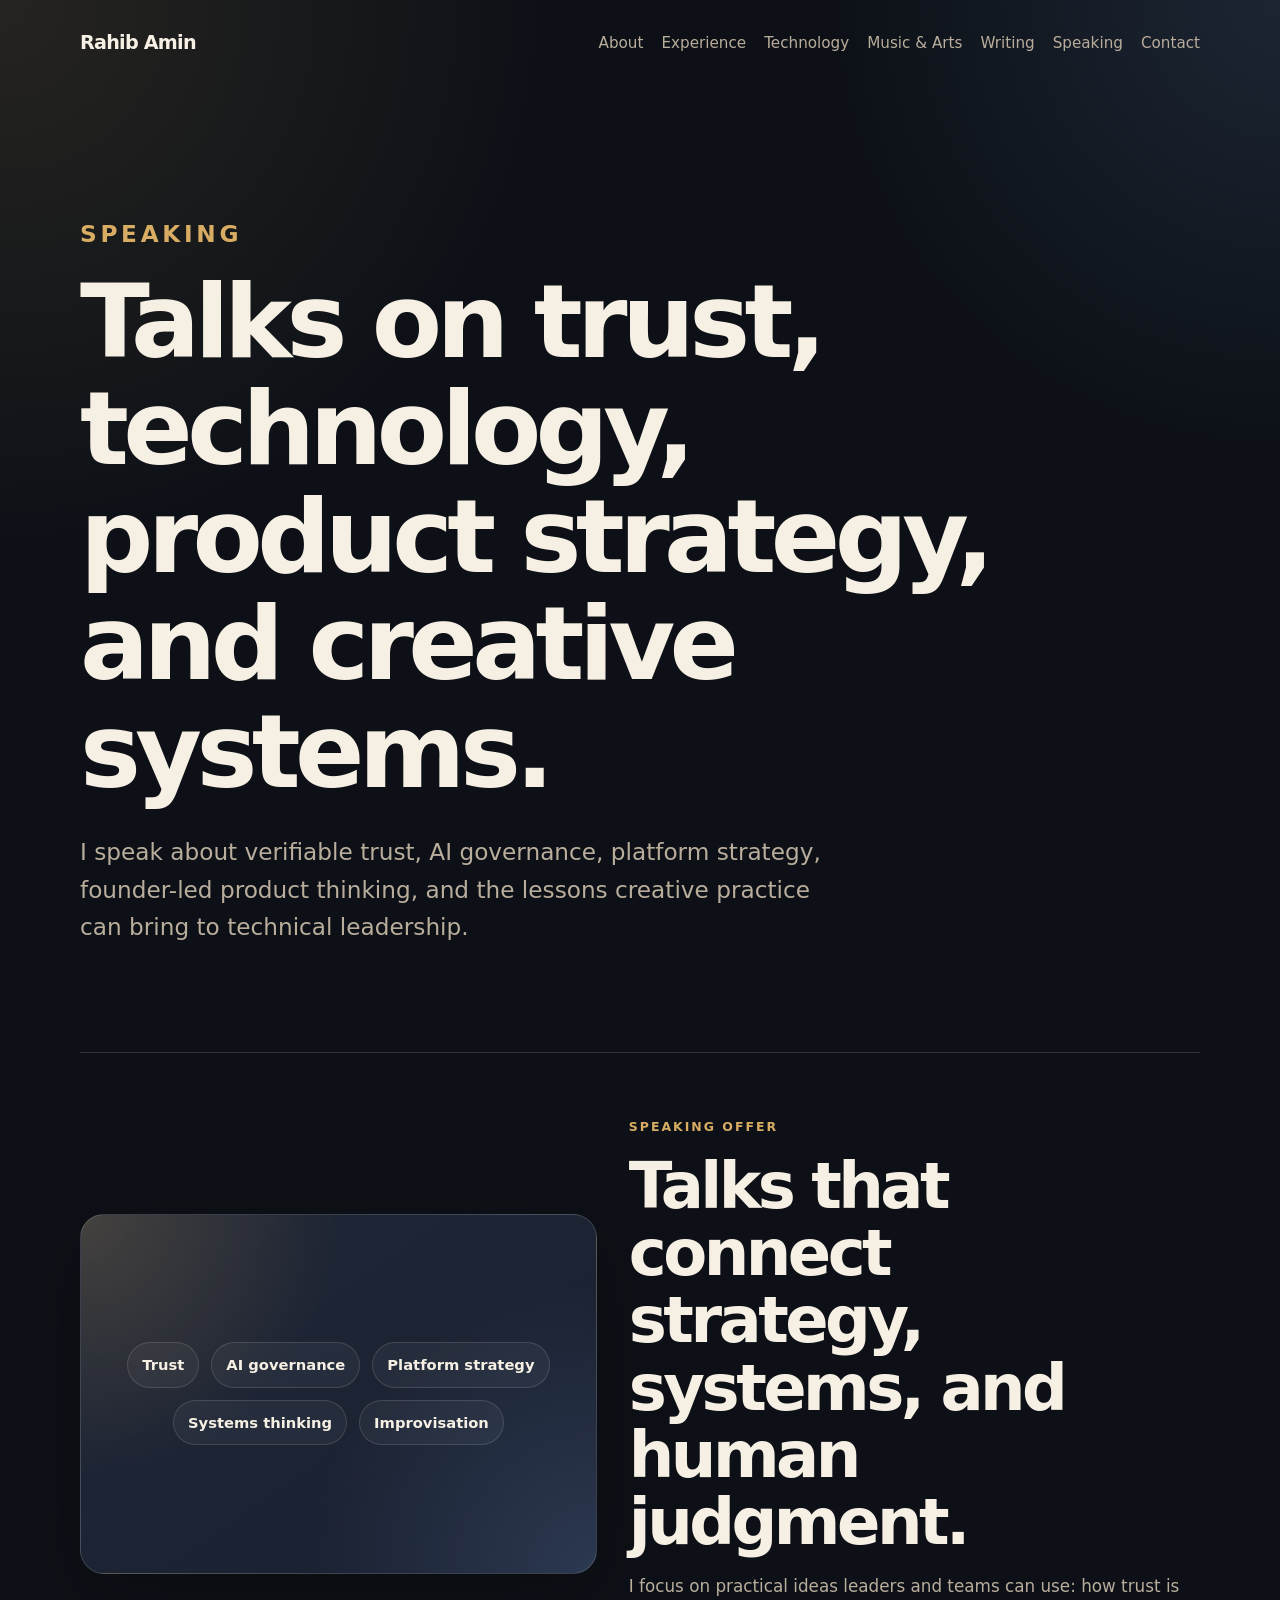
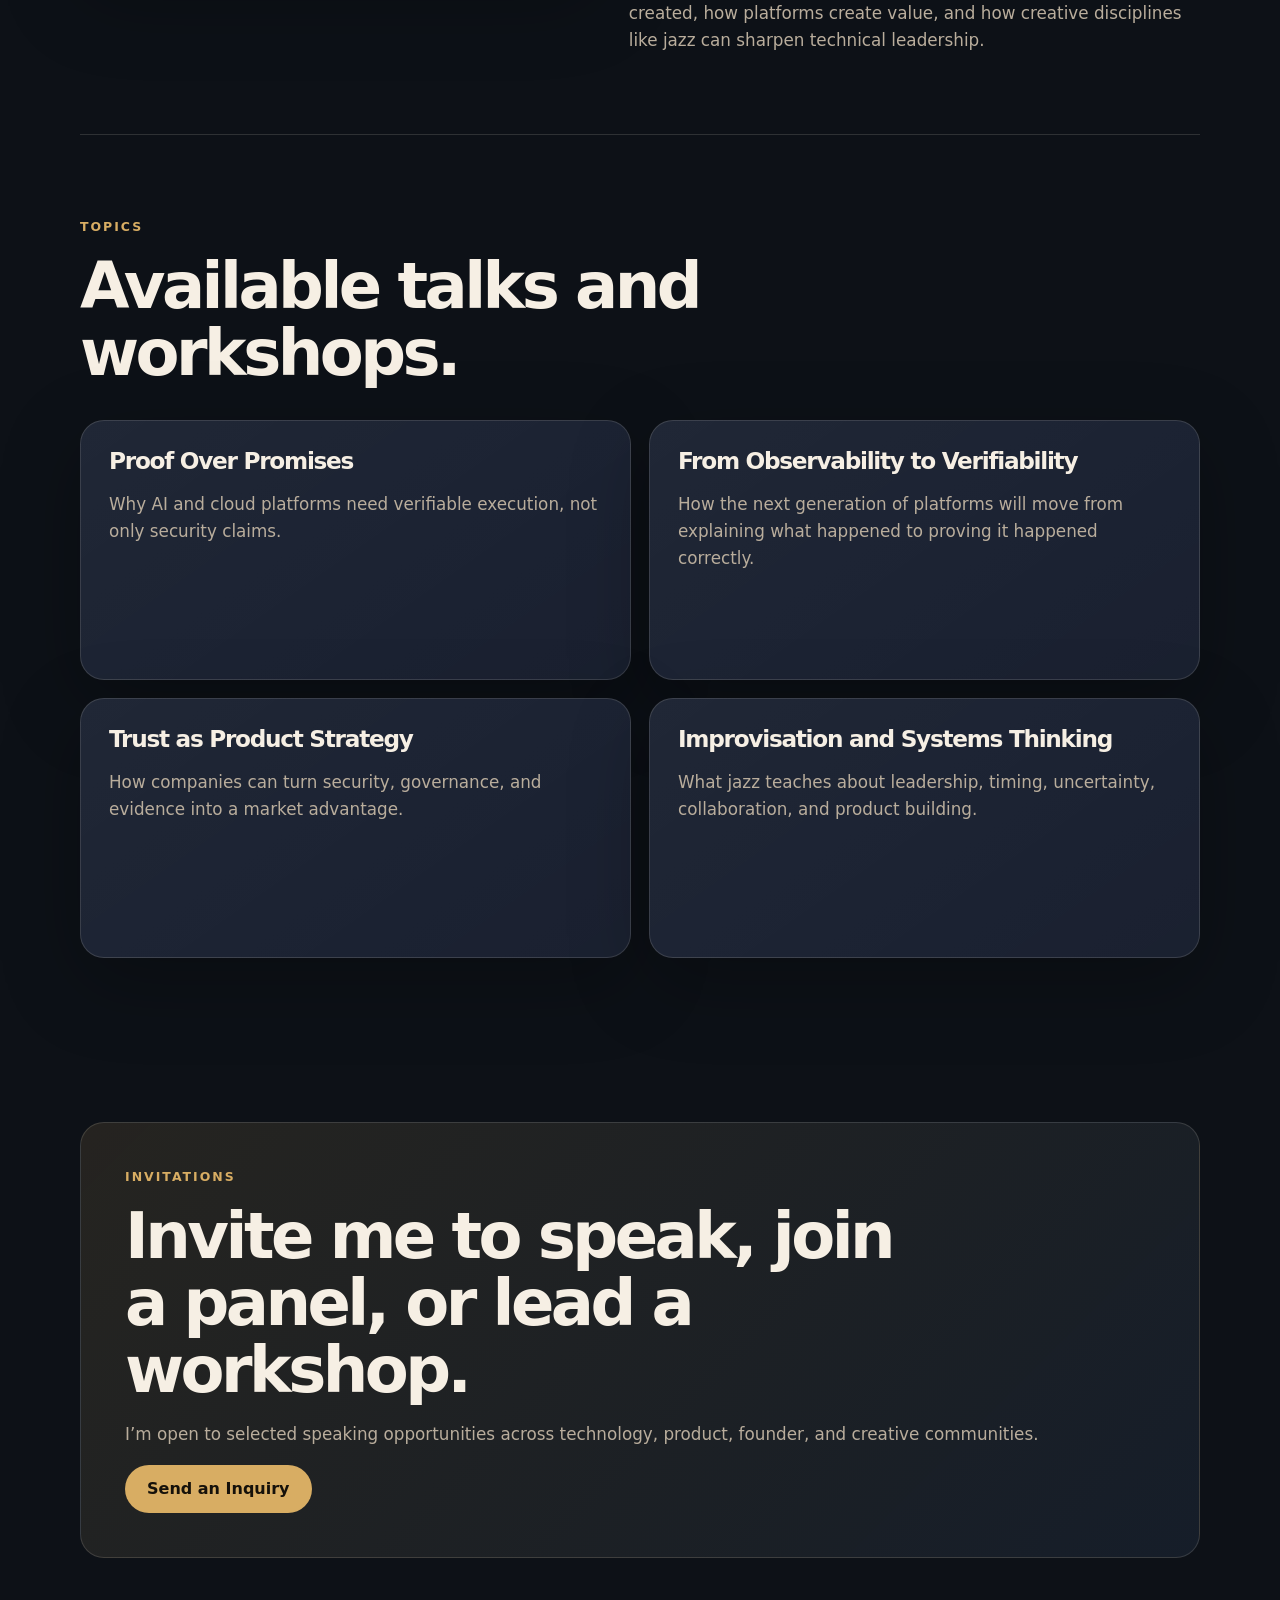
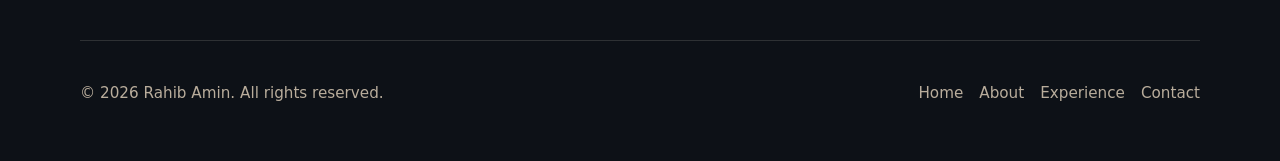
<file: speaking/index.html>
<!DOCTYPE html>
<html lang="en">
<head>
  <meta charset="UTF-8" />
  <meta name="viewport" content="width=device-width, initial-scale=1.0" />
  <title>Speaking | Rahib Amin</title>
  <meta name="description" content="Speaking topics by Rahib Amin on verifiable trust, AI governance, product strategy, systems thinking, and creativity." />
  <link rel="stylesheet" href="../assets/styles.css" />
</head>
<body>
  <header class="site-header">
    <a class="logo" href="../">Rahib Amin</a>
    <nav class="nav">
      <a href="../about/">About</a>
      <a href="../experience/">Experience</a>
      <a href="../technology/">Technology</a>
      <a href="../music-arts/">Music & Arts</a>
      <a href="../writing/">Writing</a>
      <a href="../speaking/">Speaking</a>
      <a href="../contact/">Contact</a>
    </nav>
  </header>

  <main>
    <section class="page-hero">
      <p class="eyebrow">Speaking</p>
      <h1>Talks on trust, technology, product strategy, and creative systems.</h1>
      <p>I speak about verifiable trust, AI governance, platform strategy, founder-led product thinking, and the lessons creative practice can bring to technical leadership.</p>
    </section>

    <section class="photo-proof-strip no-photo-strip">
      <div class="evidence-panel" aria-label="Speaking themes">
        <span>Trust</span>
        <span>AI governance</span>
        <span>Platform strategy</span>
        <span>Systems thinking</span>
        <span>Improvisation</span>
      </div>
      <div class="proof-copy">
        <p class="eyebrow">Speaking offer</p>
        <h2>Talks that connect strategy, systems, and human judgment.</h2>
        <p>
          I focus on practical ideas leaders and teams can use: how trust is created, how platforms create value,
          and how creative disciplines like jazz can sharpen technical leadership.
        </p>
      </div>
    </section>

    <section class="grid-section">
      <div class="section-heading"><p class="eyebrow">Topics</p><h2>Available talks and workshops.</h2></div>
      <div class="card-grid two">
        <article class="card"><h3>Proof Over Promises</h3><p>Why AI and cloud platforms need verifiable execution, not only security claims.</p></article>
        <article class="card"><h3>From Observability to Verifiability</h3><p>How the next generation of platforms will move from explaining what happened to proving it happened correctly.</p></article>
        <article class="card"><h3>Trust as Product Strategy</h3><p>How companies can turn security, governance, and evidence into a market advantage.</p></article>
        <article class="card"><h3>Improvisation and Systems Thinking</h3><p>What jazz teaches about leadership, timing, uncertainty, collaboration, and product building.</p></article>
      </div>
    </section>

    <section class="cta-section">
      <p class="eyebrow">Invitations</p><h2>Invite me to speak, join a panel, or lead a workshop.</h2>
      <p>I’m open to selected speaking opportunities across technology, product, founder, and creative communities.</p>
      <a class="button primary" href="../contact/">Send an Inquiry</a>
    </section>
  </main>

  <footer class="site-footer">
    <p>© <span id="year"></span> Rahib Amin. All rights reserved.</p>
    <div>
      <a href="../">Home</a>
      <a href="../about/">About</a>
      <a href="../experience/">Experience</a>
      <a href="../contact/">Contact</a>
    </div>
  </footer>

  <script>document.getElementById("year").textContent = new Date().getFullYear();</script>
</body>
</html>
</file>
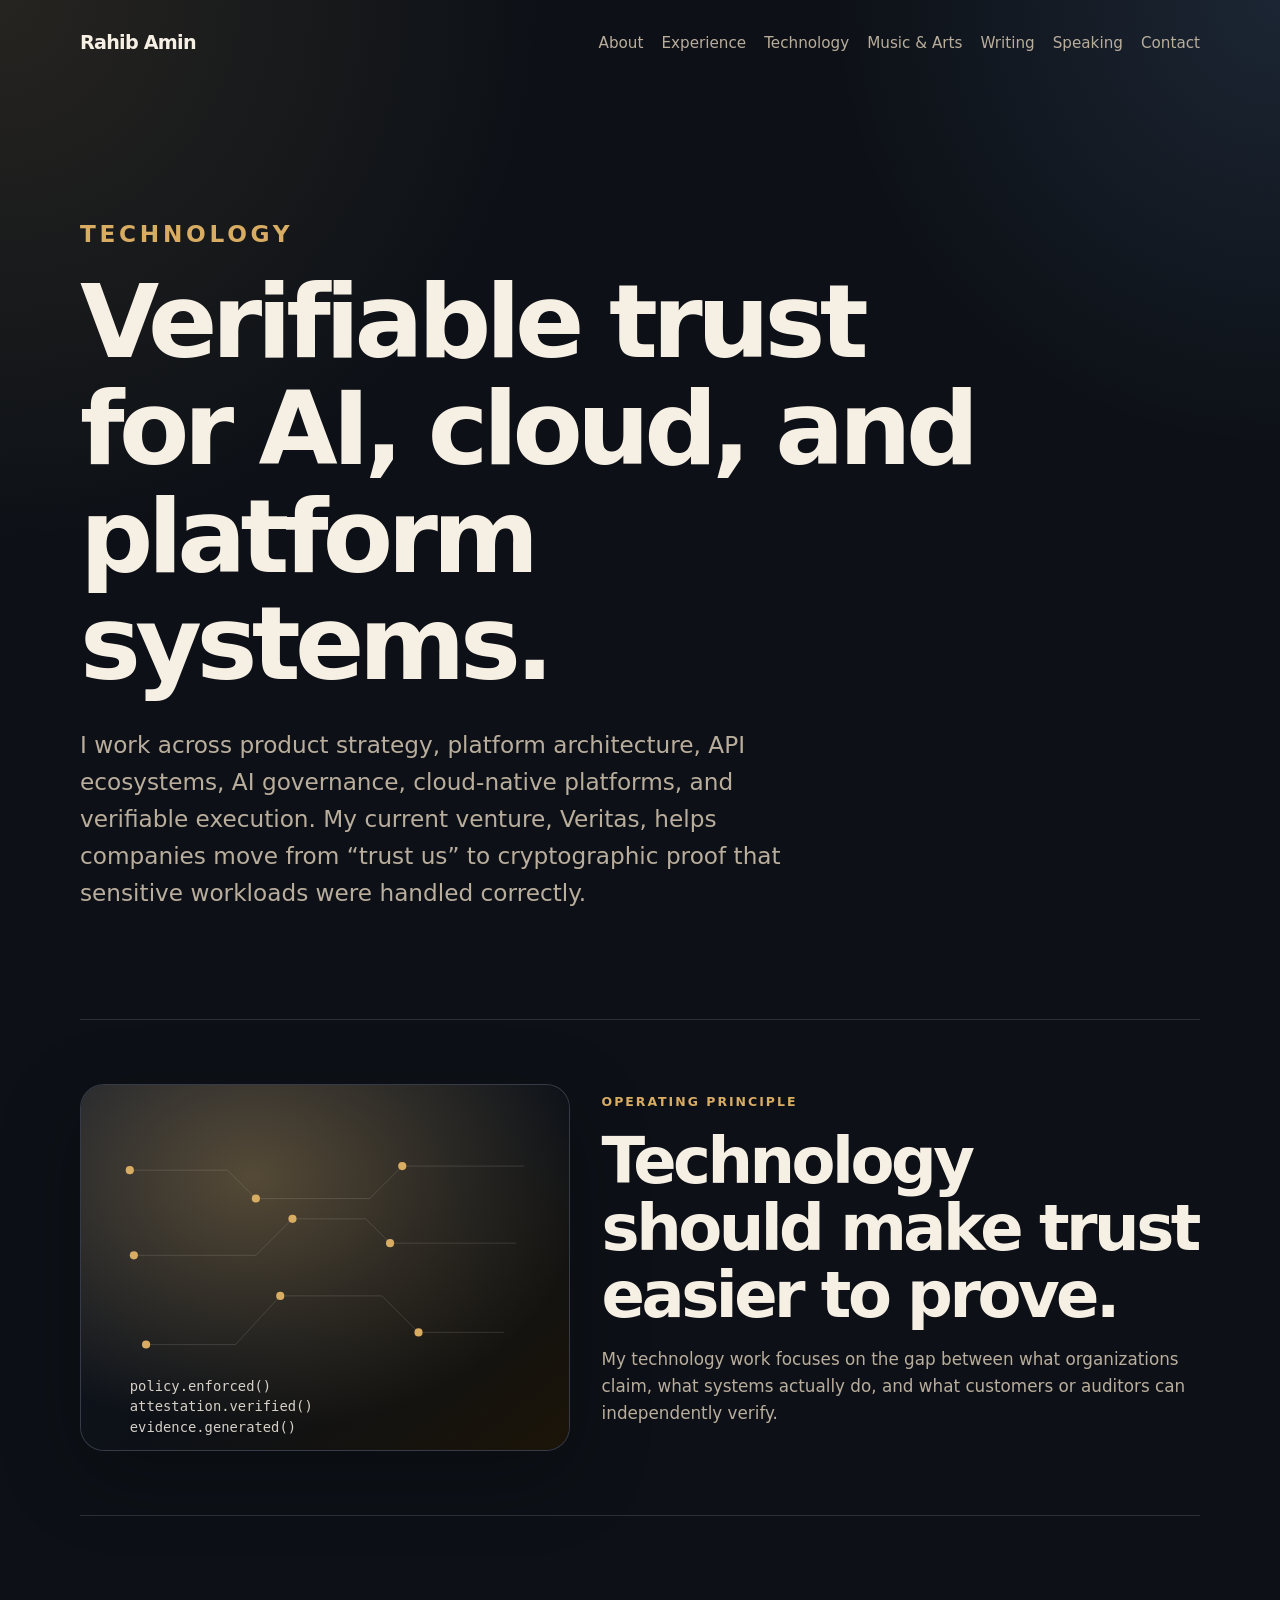
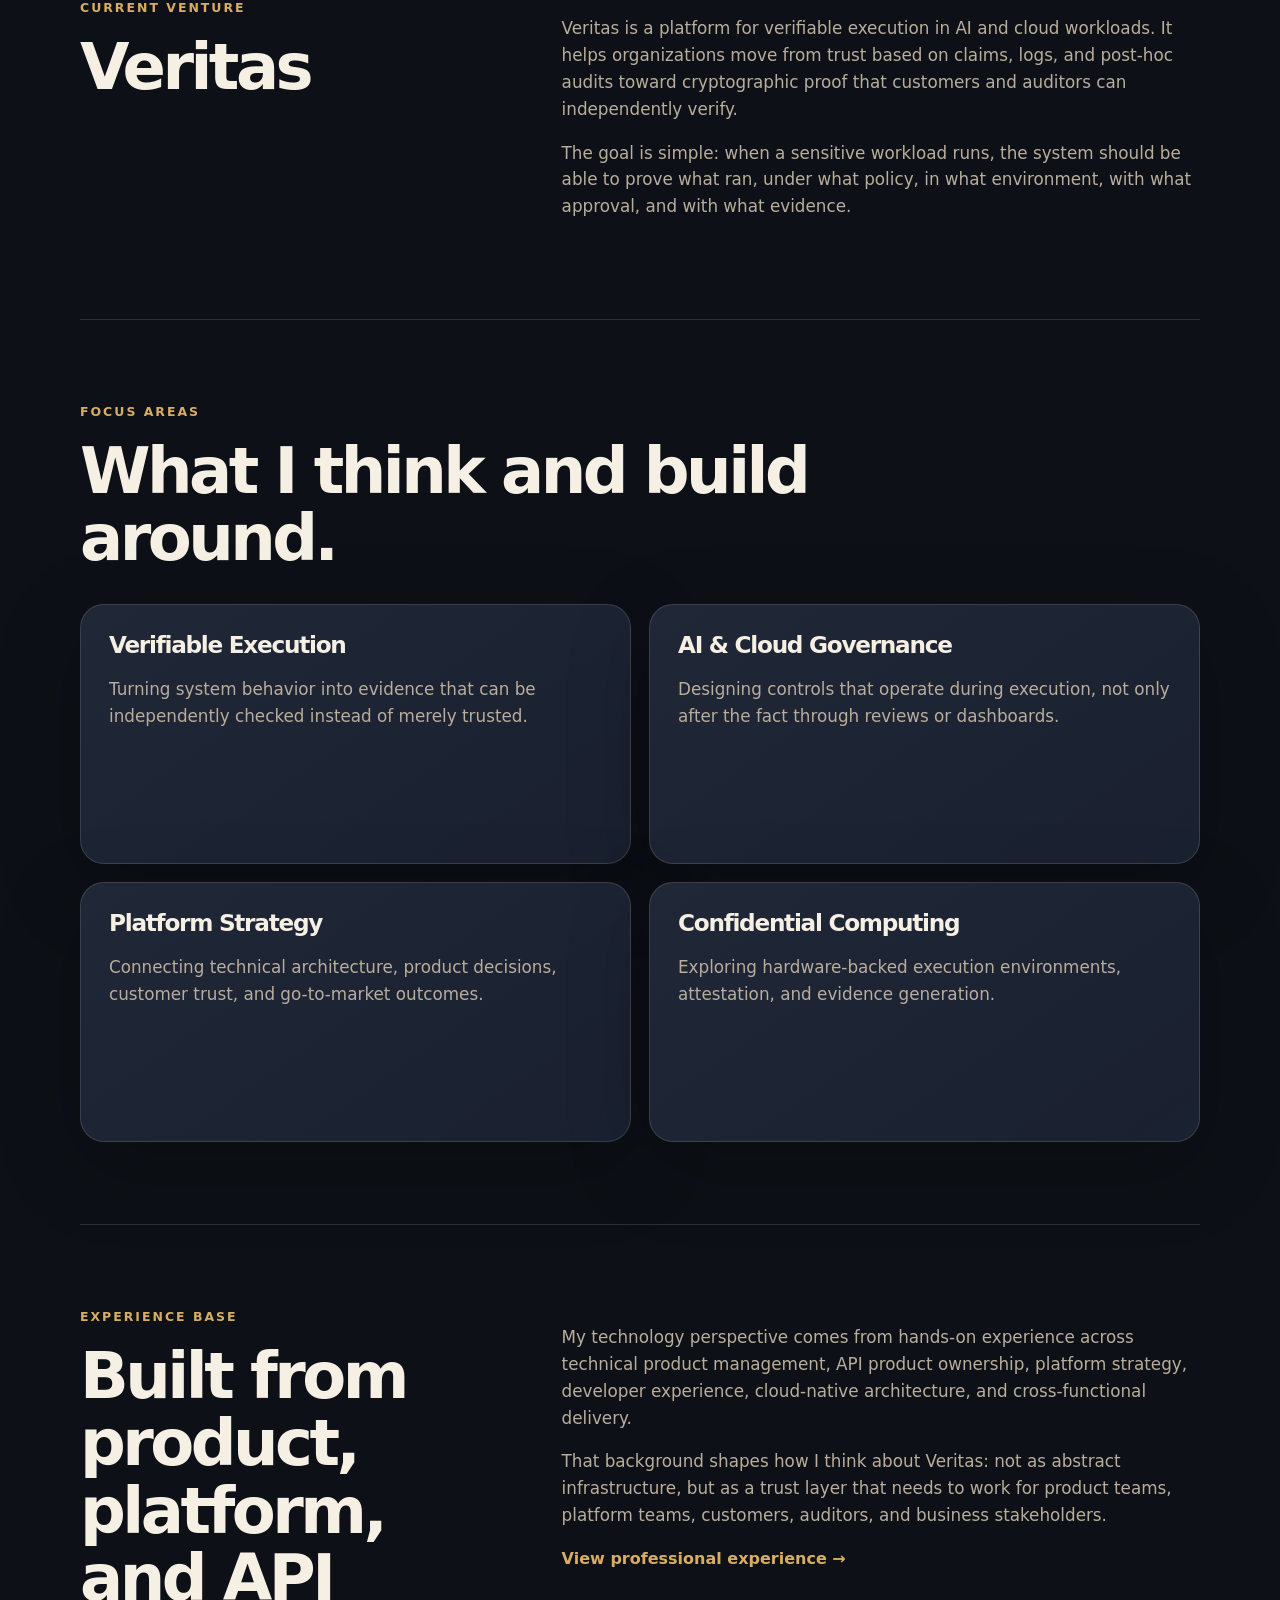
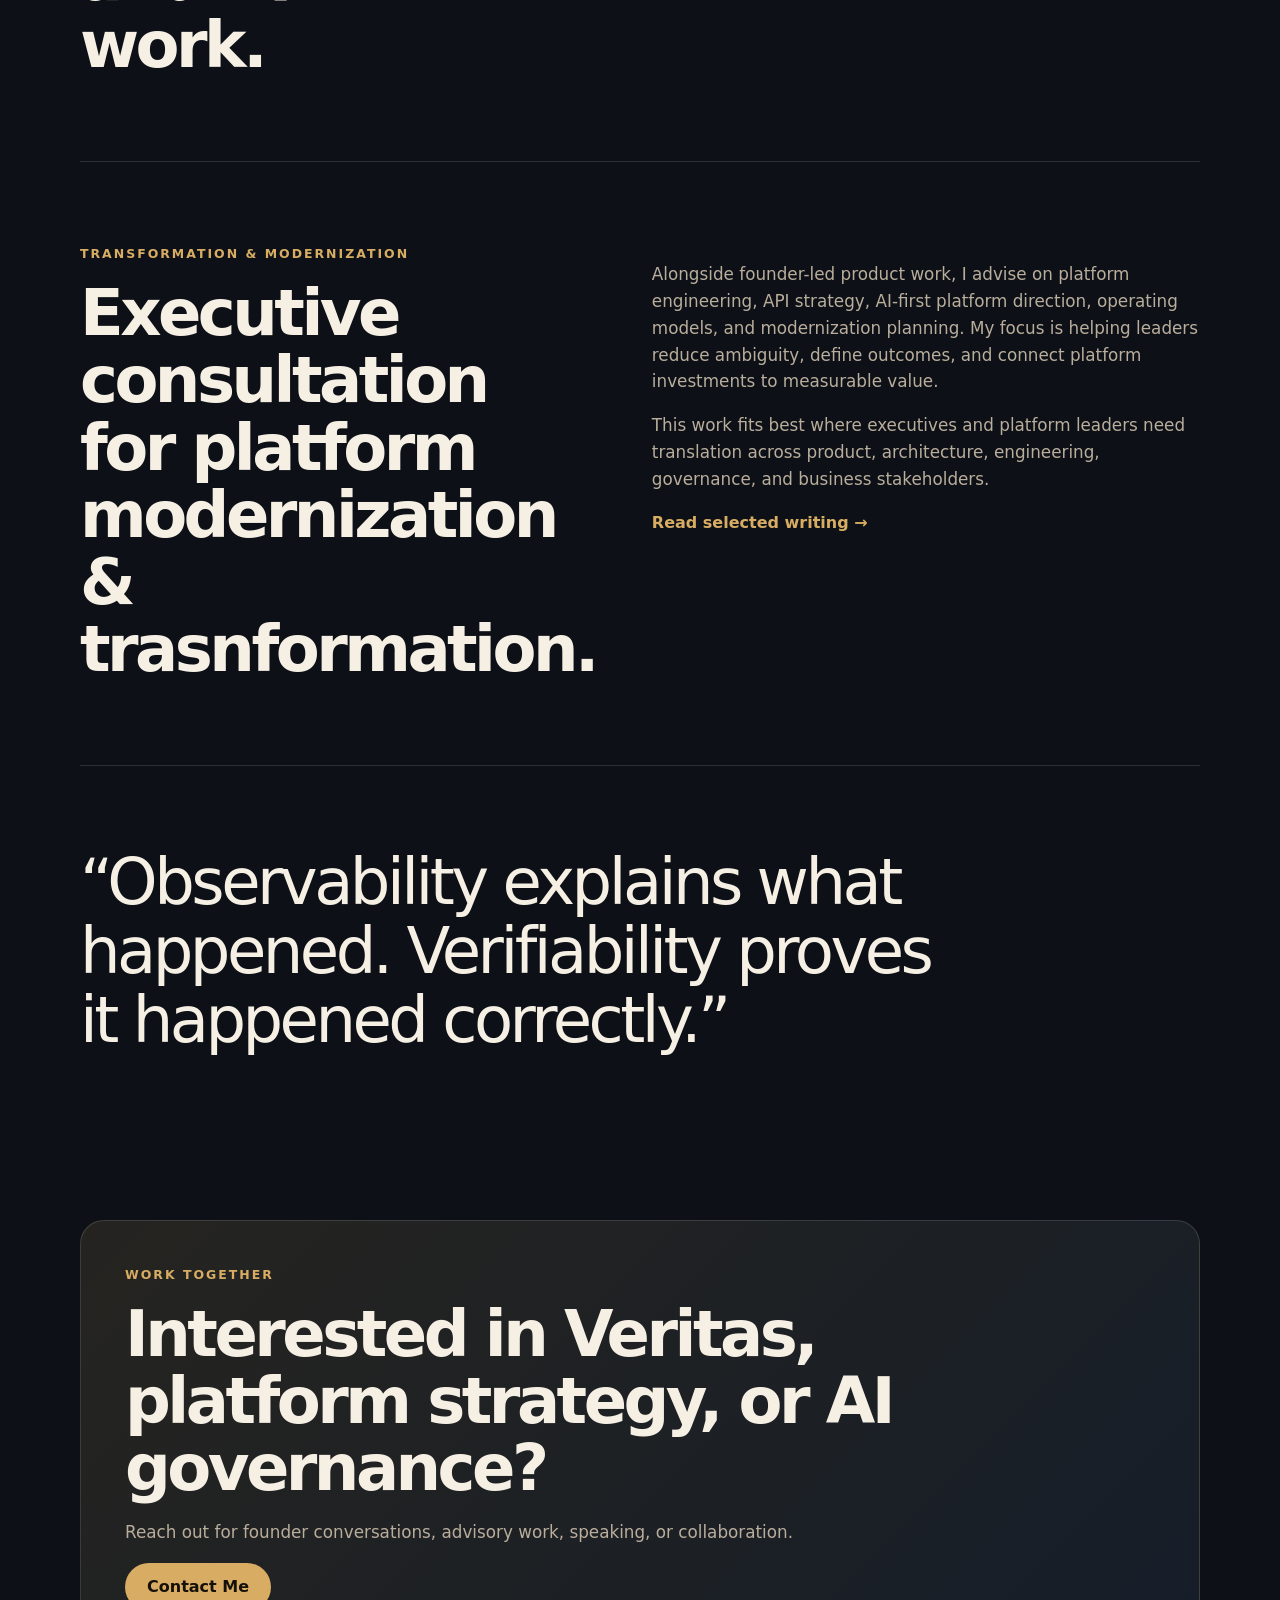
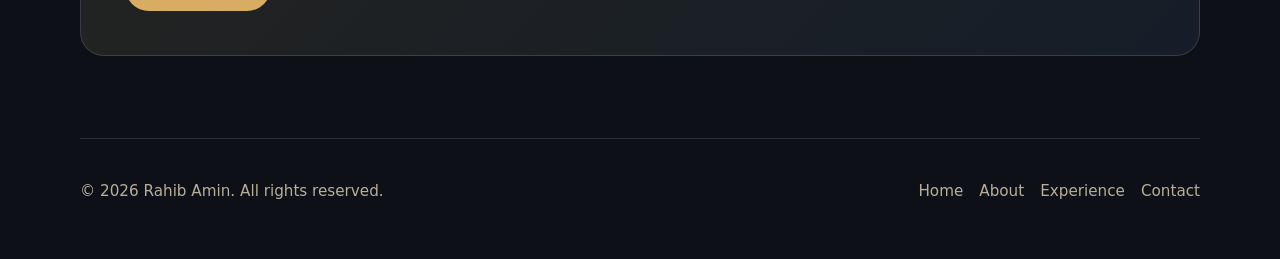
<file: technology/index.html>
<!DOCTYPE html>
<html lang="en">
<head>
  <meta charset="UTF-8" />
  <meta name="viewport" content="width=device-width, initial-scale=1.0" />
  <title>Technology | Rahib Amin</title>
  <meta name="description" content="Technology work by Rahib Amin, including Veritas, platform strategy, AI governance, confidential computing, and verifiable execution." />
  <link rel="stylesheet" href="../assets/styles.css" />
</head>
<body>
  <header class="site-header">
    <a class="logo" href="../">Rahib Amin</a>
    <nav class="nav">
      <a href="../about/">About</a>
      <a href="../experience/">Experience</a>
      <a href="../technology/">Technology</a>
      <a href="../music-arts/">Music & Arts</a>
      <a href="../writing/">Writing</a>
      <a href="../speaking/">Speaking</a>
      <a href="../contact/">Contact</a>
    </nav>
  </header>

  <main>
    <section class="page-hero">
      <p class="eyebrow">Technology</p>
      <h1>Verifiable trust for AI, cloud, and platform systems.</h1>
      <p>
        I work across product strategy, platform architecture, API ecosystems, AI governance,
        cloud-native platforms, and verifiable execution. My current venture, Veritas, helps companies
        move from “trust us” to cryptographic proof that sensitive workloads were handled correctly.
      </p>
    </section>

    <section class="photo-proof-strip tech-strip">
      <figure class="proof-photo wide"><img src="../assets/images/technology-workspace.svg" alt="Abstract verifiable trust workspace illustration" /></figure>
      <div class="proof-copy">
        <p class="eyebrow">Operating principle</p>
        <h2>Technology should make trust easier to prove.</h2>
        <p>My technology work focuses on the gap between what organizations claim, what systems actually do, and what customers or auditors can independently verify.</p>
      </div>
    </section>

    <section class="split-section">
      <div><p class="eyebrow">Current venture</p><h2>Veritas</h2></div>
      <div>
        <p>Veritas is a platform for verifiable execution in AI and cloud workloads. It helps organizations move from trust based on claims, logs, and post-hoc audits toward cryptographic proof that customers and auditors can independently verify.</p>
        <p>The goal is simple: when a sensitive workload runs, the system should be able to prove what ran, under what policy, in what environment, with what approval, and with what evidence.</p>
      </div>
    </section>

    <section class="grid-section">
      <div class="section-heading"><p class="eyebrow">Focus areas</p><h2>What I think and build around.</h2></div>
      <div class="card-grid two">
        <article class="card"><h3>Verifiable Execution</h3><p>Turning system behavior into evidence that can be independently checked instead of merely trusted.</p></article>
        <article class="card"><h3>AI & Cloud Governance</h3><p>Designing controls that operate during execution, not only after the fact through reviews or dashboards.</p></article>
        <article class="card"><h3>Platform Strategy</h3><p>Connecting technical architecture, product decisions, customer trust, and go-to-market outcomes.</p></article>
        <article class="card"><h3>Confidential Computing</h3><p>Exploring hardware-backed execution environments, attestation, and evidence generation.</p></article>
      </div>
    </section>

    <section class="split-section">
      <div><p class="eyebrow">Experience base</p><h2>Built from product, platform, and API work.</h2></div>
      <div>
        <p>My technology perspective comes from hands-on experience across technical product management, API product ownership, platform strategy, developer experience, cloud-native architecture, and cross-functional delivery.</p>
        <p>That background shapes how I think about Veritas: not as abstract infrastructure, but as a trust layer that needs to work for product teams, platform teams, customers, auditors, and business stakeholders.</p>
        <a class="text-link" href="../experience/">View professional experience →</a>
      </div>
    </section>

    <section class="split-section">
      <div><p class="eyebrow">Transformation & modernization</p><h2>Executive consultation for platform modernization & trasnformation.</h2></div>
      <div>
        <p>
          <p>
          Alongside founder-led product work, I advise on platform engineering, API strategy,
          AI-first platform direction, operating models, and modernization planning. My focus is
          helping leaders reduce ambiguity, define outcomes, and connect platform investments
          to measurable value.
        </p>
        </p>
        <p>
          This work fits best where executives and platform leaders need translation across product,
          architecture, engineering, governance, and business stakeholders.
        </p>
        <a class="text-link" href="../writing/">Read selected writing →</a>
      </div>
    </section>

    <section class="quote-section"><blockquote>“Observability explains what happened. Verifiability proves it happened correctly.”</blockquote></section>

    <section class="cta-section">
      <p class="eyebrow">Work together</p><h2>Interested in Veritas, platform strategy, or AI governance?</h2>
      <p>Reach out for founder conversations, advisory work, speaking, or collaboration.</p>
      <a class="button primary" href="../contact/">Contact Me</a>
    </section>
  </main>

  <footer class="site-footer">
    <p>© <span id="year"></span> Rahib Amin. All rights reserved.</p>
    <div>
      <a href="../">Home</a>
      <a href="../about/">About</a>
      <a href="../experience/">Experience</a>
      <a href="../contact/">Contact</a>
    </div>
  </footer>

  <script>
    document.getElementById("year").textContent = new Date().getFullYear();
  </script>
</body>
</html>
</file>
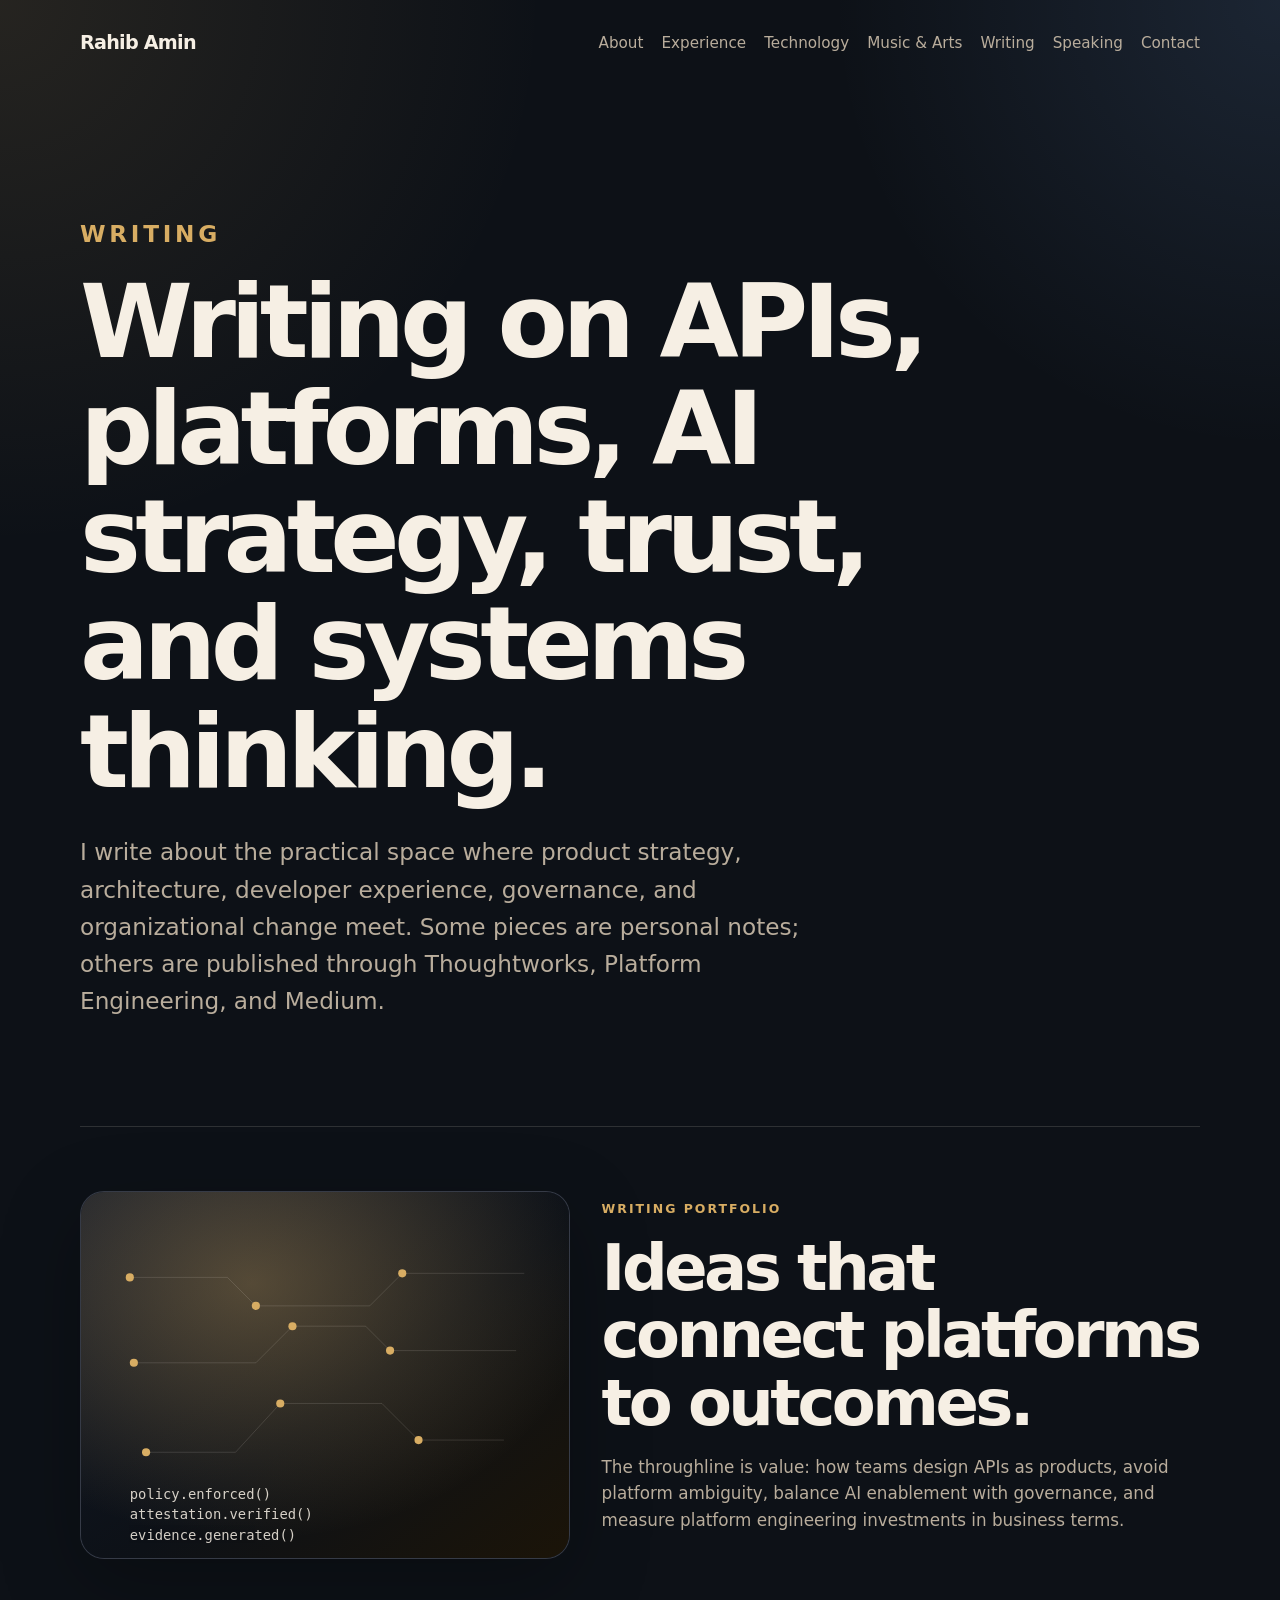
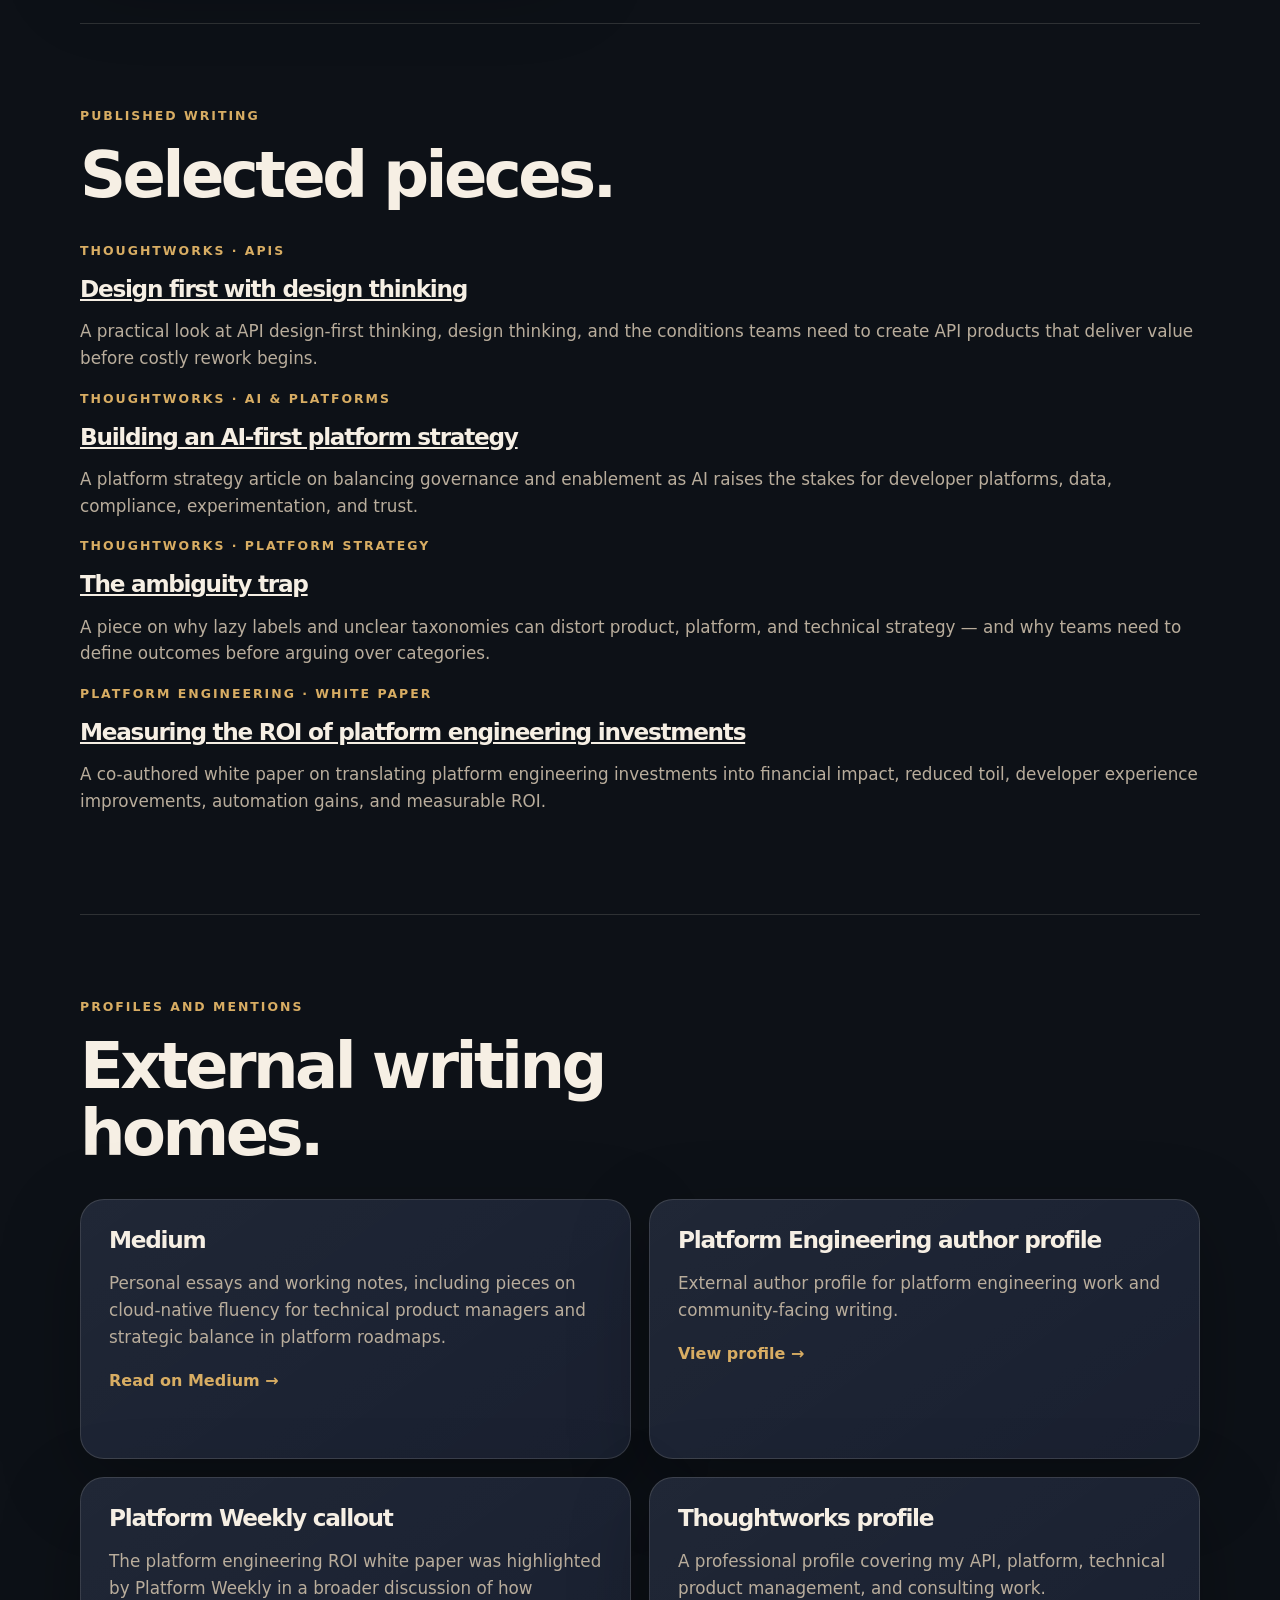
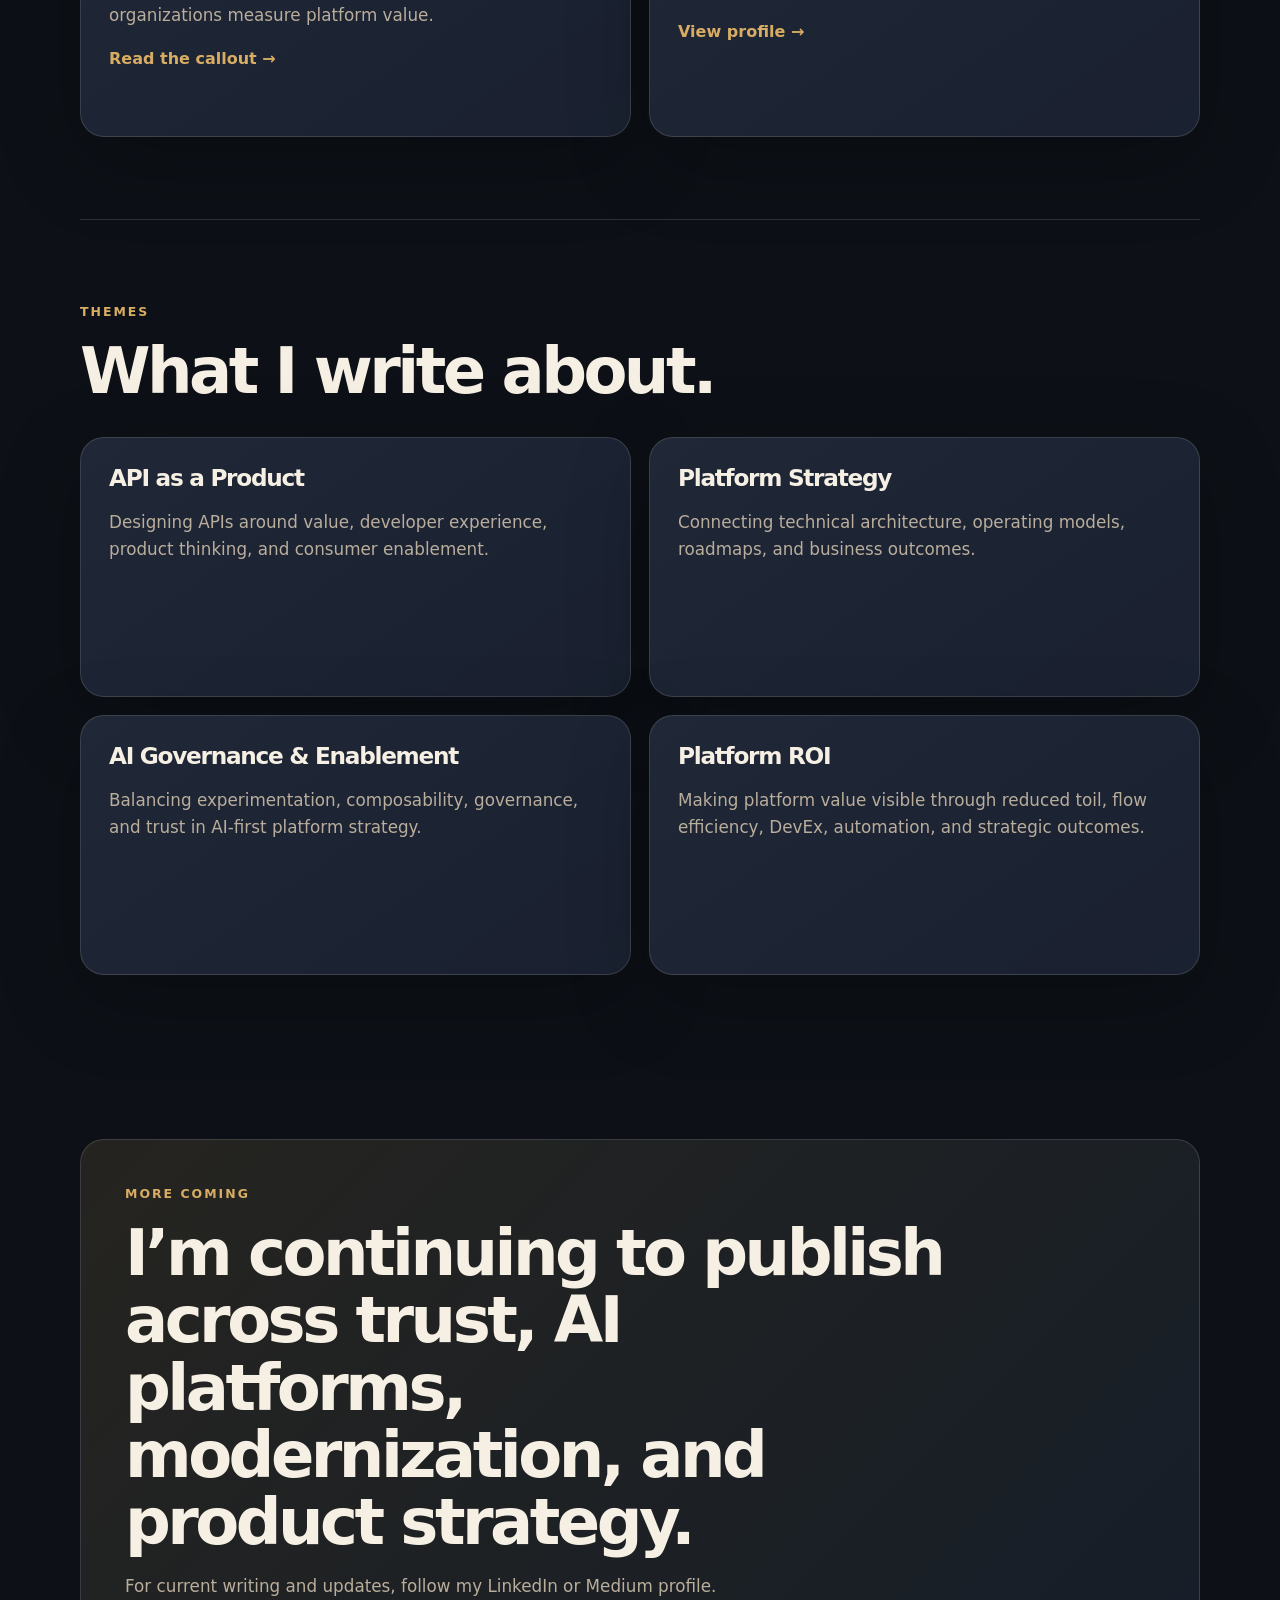
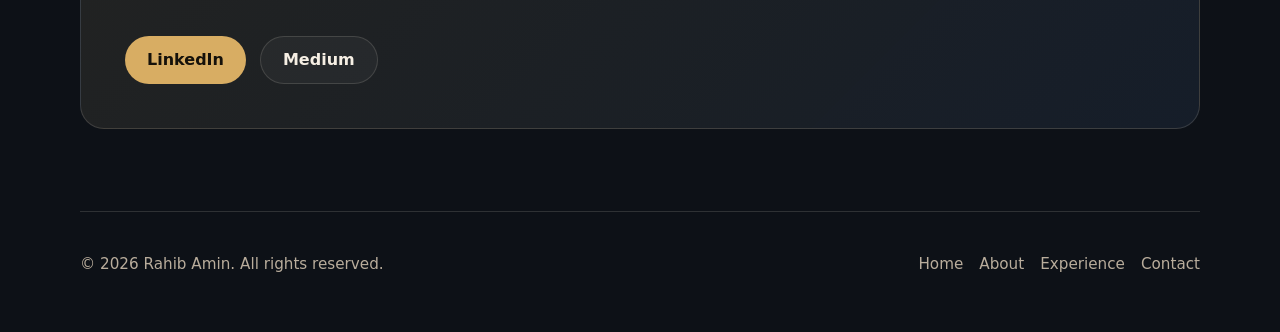
<file: writing/index.html>
<!DOCTYPE html>
<html lang="en">
<head>
  <meta charset="UTF-8" />
  <meta name="viewport" content="width=device-width, initial-scale=1.0" />
  <title>Writing | Rahib Amin</title>
  <meta name="description" content="Writing by Rahib Amin on APIs, platform strategy, AI-first platforms, platform engineering ROI, trust, systems thinking, and creativity." />
  <link rel="stylesheet" href="../assets/styles.css" />
</head>
<body>
  <header class="site-header">
    <a class="logo" href="../">Rahib Amin</a>
    <nav class="nav">
      <a href="../about/">About</a>
      <a href="../experience/">Experience</a>
      <a href="../technology/">Technology</a>
      <a href="../music-arts/">Music & Arts</a>
      <a href="../writing/">Writing</a>
      <a href="../speaking/">Speaking</a>
      <a href="../contact/">Contact</a>
    </nav>
  </header>

  <main>
    <section class="page-hero">
      <p class="eyebrow">Writing</p>
      <h1>Writing on APIs, platforms, AI strategy, trust, and systems thinking.</h1>
      <p>
        I write about the practical space where product strategy, architecture, developer experience,
        governance, and organizational change meet. Some pieces are personal notes; others are published
        through Thoughtworks, Platform Engineering, and Medium.
      </p>
    </section>

    <section class="photo-proof-strip tech-strip">
      <figure class="proof-photo wide"><img src="../assets/images/technology-workspace.svg" alt="Abstract writing and systems image" /></figure>
      <div class="proof-copy">
        <p class="eyebrow">Writing portfolio</p>
        <h2>Ideas that connect platforms to outcomes.</h2>
        <p>
          The throughline is value: how teams design APIs as products, avoid platform ambiguity,
          balance AI enablement with governance, and measure platform engineering investments in business terms.
        </p>
      </div>
    </section>

    <section class="grid-section">
      <div class="section-heading">
        <p class="eyebrow">Published writing</p>
        <h2>Selected pieces.</h2>
      </div>

      <div class="article-list">
        <article class="article-card">
          <p class="eyebrow">Thoughtworks · APIs</p>
          <h3><a href="https://www.thoughtworks.com/en-gb/insights/blog/apis/design-thinking-apis" target="_blank" rel="noopener noreferrer">Design first with design thinking</a></h3>
          <p>
            A practical look at API design-first thinking, design thinking, and the conditions teams need
            to create API products that deliver value before costly rework begins.
          </p>
        </article>

        <article class="article-card">
          <p class="eyebrow">Thoughtworks · AI & Platforms</p>
          <h3><a href="https://www.thoughtworks.com/en-gb/insights/articles/Building-an-AI-first-platform-strategy" target="_blank" rel="noopener noreferrer">Building an AI-first platform strategy</a></h3>
          <p>
            A platform strategy article on balancing governance and enablement as AI raises the stakes for
            developer platforms, data, compliance, experimentation, and trust.
          </p>
        </article>

        <article class="article-card">
          <p class="eyebrow">Thoughtworks · Platform Strategy</p>
          <h3><a href="https://www.thoughtworks.com/en-gb/insights/blog/platforms/the-ambiguity-trap" target="_blank" rel="noopener noreferrer">The ambiguity trap</a></h3>
          <p>
            A piece on why lazy labels and unclear taxonomies can distort product, platform, and technical
            strategy — and why teams need to define outcomes before arguing over categories.
          </p>
        </article>

        <article class="article-card">
          <p class="eyebrow">Platform Engineering · White Paper</p>
          <h3><a href="https://platformengineering.org/blog/measuring-the-roi-of-platform-engineering-investments" target="_blank" rel="noopener noreferrer">Measuring the ROI of platform engineering investments</a></h3>
          <p>
            A co-authored white paper on translating platform engineering investments into financial impact,
            reduced toil, developer experience improvements, automation gains, and measurable ROI.
          </p>
        </article>
      </div>
    </section>

    <section class="grid-section">
      <div class="section-heading">
        <p class="eyebrow">Profiles and mentions</p>
        <h2>External writing homes.</h2>
      </div>

      <div class="card-grid two">
        <article class="card">
          <h3>Medium</h3>
          <p>
            Personal essays and working notes, including pieces on cloud-native fluency for technical product managers
            and strategic balance in platform roadmaps.
          </p>
          <a href="https://medium.com/@amin.rahib" target="_blank" rel="noopener noreferrer">Read on Medium →</a>
        </article>

        <article class="card">
          <h3>Platform Engineering author profile</h3>
          <p>
            External author profile for platform engineering work and community-facing writing.
          </p>
          <a href="https://platformengineering.org/authors/rahib-amin" target="_blank" rel="noopener noreferrer">View profile →</a>
        </article>

        <article class="card">
          <h3>Platform Weekly callout</h3>
          <p>
            The platform engineering ROI white paper was highlighted by Platform Weekly in a broader discussion
            of how organizations measure platform value.
          </p>
          <a href="https://platformweekly.com/issues/measuring-the-roi-of-platform-engineering-investments" target="_blank" rel="noopener noreferrer">Read the callout →</a>
        </article>

        <article class="card">
          <h3>Thoughtworks profile</h3>
          <p>
            A professional profile covering my API, platform, technical product management, and consulting work.
          </p>
          <a href="https://www.thoughtworks.com/en-gb/profiles/r/rahib-amin" target="_blank" rel="noopener noreferrer">View profile →</a>
        </article>
      </div>
    </section>

    <section class="grid-section">
      <div class="section-heading"><p class="eyebrow">Themes</p><h2>What I write about.</h2></div>
      <div class="card-grid two">
        <article class="card"><h3>API as a Product</h3><p>Designing APIs around value, developer experience, product thinking, and consumer enablement.</p></article>
        <article class="card"><h3>Platform Strategy</h3><p>Connecting technical architecture, operating models, roadmaps, and business outcomes.</p></article>
        <article class="card"><h3>AI Governance & Enablement</h3><p>Balancing experimentation, composability, governance, and trust in AI-first platform strategy.</p></article>
        <article class="card"><h3>Platform ROI</h3><p>Making platform value visible through reduced toil, flow efficiency, DevEx, automation, and strategic outcomes.</p></article>
      </div>
    </section>

    <section class="cta-section">
      <p class="eyebrow">More coming</p>
      <h2>I’m continuing to publish across trust, AI platforms, modernization, and product strategy.</h2>
      <p>For current writing and updates, follow my LinkedIn or Medium profile.</p>
      <div class="hero-actions">
        <a class="button primary" href="https://www.linkedin.com/in/rahib-amin-2aa402149/" target="_blank" rel="noopener noreferrer">LinkedIn</a>
        <a class="button secondary" href="https://medium.com/@amin.rahib" target="_blank" rel="noopener noreferrer">Medium</a>
      </div>
    </section>
  </main>

  <footer class="site-footer">
    <p>© <span id="year"></span> Rahib Amin. All rights reserved.</p>
    <div>
      <a href="../">Home</a>
      <a href="../about/">About</a>
      <a href="../experience/">Experience</a>
      <a href="../contact/">Contact</a>
    </div>
  </footer>

  <script>document.getElementById("year").textContent = new Date().getFullYear();</script>
</body>
</html>
</file>
<file: assets/styles.css>
:root {
  --bg: #0d1117;
  --bg-soft: #121826;
  --bg-card: #161d2d;
  --text: #f6efe4;
  --muted: #b9ad9c;
  --line: rgba(246, 239, 228, 0.14);
  --accent: #d8ad63;
  --accent-soft: rgba(216, 173, 99, 0.16);
  --blue: #85b7ff;
  --max-width: 1120px;
  --radius: 24px;
  --shadow: 0 24px 80px rgba(0, 0, 0, 0.26);
}

* { box-sizing: border-box; }

html { scroll-behavior: smooth; }

body {
  margin: 0;
  background:
    radial-gradient(circle at top left, rgba(216, 173, 99, 0.12), transparent 34rem),
    radial-gradient(circle at top right, rgba(133, 183, 255, 0.12), transparent 28rem),
    var(--bg);
  color: var(--text);
  font-family: Inter, ui-sans-serif, system-ui, -apple-system, BlinkMacSystemFont, "Segoe UI", sans-serif;
  line-height: 1.6;
}

a { color: inherit; }

.site-header {
  width: min(var(--max-width), calc(100% - 32px));
  margin: 0 auto;
  padding: 28px 0;
  display: flex;
  justify-content: space-between;
  align-items: center;
  gap: 24px;
}

.logo {
  color: var(--text);
  text-decoration: none;
  font-weight: 800;
  letter-spacing: -0.04em;
  font-size: 1.2rem;
  white-space: nowrap;
}

.nav {
  display: flex;
  gap: 18px;
  flex-wrap: wrap;
  justify-content: flex-end;
}

.nav a {
  color: var(--muted);
  text-decoration: none;
  font-size: 0.95rem;
}

.nav a:hover { color: var(--text); }

main {
  width: min(var(--max-width), calc(100% - 32px));
  margin: 0 auto;
}

.hero,
.page-hero {
  padding: 100px 0 84px;
}

.hero {
  min-height: 70vh;
  display: flex;
  flex-direction: column;
  justify-content: center;
}

.eyebrow {
  margin: 0 0 16px;
  color: var(--accent);
  text-transform: uppercase;
  letter-spacing: 0.16em;
  font-size: 0.78rem;
  font-weight: 800;
}

h1,
h2,
h3 {
  margin: 0;
  line-height: 1.05;
  letter-spacing: -0.055em;
}

h1 {
  max-width: 940px;
  font-size: clamp(3rem, 8vw, 7.4rem);
}

h2 { font-size: clamp(2rem, 5vw, 4.2rem); }
h3 { font-size: 1.45rem; }

p {
  color: var(--muted);
  font-size: 1.05rem;
}

.hero-text,
.page-hero p {
  max-width: 760px;
  margin-top: 28px;
  font-size: clamp(1.18rem, 2vw, 1.45rem);
}

.hero-actions {
  display: flex;
  gap: 14px;
  flex-wrap: wrap;
  margin-top: 36px;
}

.button {
  display: inline-flex;
  align-items: center;
  justify-content: center;
  min-height: 48px;
  padding: 0 22px;
  border-radius: 999px;
  text-decoration: none;
  font-weight: 800;
  transition: transform 160ms ease, border-color 160ms ease, background 160ms ease;
}

.button:hover { transform: translateY(-2px); }

.button.primary {
  background: var(--accent);
  color: #15110a;
}

.button.secondary {
  border: 1px solid var(--line);
  color: var(--text);
  background: rgba(255, 255, 255, 0.04);
}

.grid-section,
.split-section,
.quote-section,
.cta-section,
.list-section,
.contact-panel,
.media-section {
  padding: 82px 0;
  border-top: 1px solid var(--line);
}

.section-heading {
  max-width: 760px;
  margin-bottom: 32px;
}

.card-grid {
  display: grid;
  gap: 18px;
}

.card-grid.three { grid-template-columns: repeat(3, minmax(0, 1fr)); }
.card-grid.two { grid-template-columns: repeat(2, minmax(0, 1fr)); }
.card-grid.four { grid-template-columns: repeat(4, minmax(0, 1fr)); }

.card {
  min-height: 260px;
  padding: 28px;
  border-radius: var(--radius);
  background: linear-gradient(145deg, rgba(255,255,255,.045), rgba(255,255,255,.015)), var(--bg-card);
  border: 1px solid var(--line);
  box-shadow: var(--shadow);
}

.card p { margin-top: 18px; }

.card a,
.text-link {
  color: var(--accent);
  font-weight: 800;
  text-decoration: none;
}

.card a:hover,
.text-link:hover { text-decoration: underline; }

.card audio {
  width: 100%;
  margin-top: 16px;
}

.split-section {
  display: grid;
  grid-template-columns: 0.8fr 1.2fr;
  gap: 56px;
  align-items: start;
}

.quote-section blockquote {
  max-width: 900px;
  margin: 0;
  font-size: clamp(2rem, 5vw, 4.8rem);
  line-height: 1.08;
  letter-spacing: -0.055em;
  color: var(--text);
}

.cta-section,
.contact-panel {
  background: linear-gradient(135deg, rgba(216,173,99,.12), rgba(133,183,255,.08));
  border: 1px solid var(--line);
  border-radius: var(--radius);
  padding: 44px;
  margin: 82px 0;
}

.cta-section h2,
.contact-panel h2 { max-width: 820px; }

.clean-list {
  margin: 28px 0 0;
  padding: 0;
  list-style: none;
}

.clean-list li {
  padding: 18px 0;
  border-bottom: 1px solid var(--line);
  color: var(--muted);
  font-size: 1.15rem;
}

.big-link {
  color: var(--accent);
  font-size: clamp(1.6rem, 4vw, 3rem);
  font-weight: 900;
  letter-spacing: -0.04em;
  text-decoration: none;
  overflow-wrap: anywhere;
}

.big-link:hover { text-decoration: underline; }
.small-note { font-size: 0.95rem; }

.music-hero {
  background: linear-gradient(135deg, rgba(216,173,99,.08), transparent 60%);
}

.media-section {
  display: grid;
  grid-template-columns: repeat(2, minmax(0, 1fr));
  gap: 18px;
}

.media-card {
  overflow: hidden;
  border-radius: var(--radius);
  border: 1px solid var(--line);
  background: var(--bg-card);
  box-shadow: var(--shadow);
  min-height: 320px;
}

.media-card img {
  width: 100%;
  height: 100%;
  object-fit: cover;
  display: block;
}

.experience-item {
  padding: 32px 0;
  border-top: 1px solid var(--line);
}

.experience-item:first-of-type { margin-top: 28px; }

.role-meta {
  margin-top: 8px;
  color: var(--accent);
  font-weight: 800;
}

.experience-item .clean-list { margin-top: 18px; }

.site-footer {
  width: min(var(--max-width), calc(100% - 32px));
  margin: 0 auto;
  padding: 40px 0 56px;
  border-top: 1px solid var(--line);
  display: flex;
  justify-content: space-between;
  gap: 24px;
  flex-wrap: wrap;
}

.site-footer p {
  margin: 0;
  font-size: 0.95rem;
}

.site-footer div {
  display: flex;
  gap: 16px;
  flex-wrap: wrap;
}

.site-footer a {
  color: var(--muted);
  text-decoration: none;
  font-size: 0.95rem;
}

.site-footer a:hover { color: var(--text); }

/* Editorial hero */
.editorial-hero {
  display: block;
  min-height: auto;
  padding: 96px 0 64px;
}

.editorial-hero .hero-copy {
  max-width: 980px;
}

.editorial-hero .hero-copy h1 {
  max-width: 940px;
}

.hero-landscape {
    margin-top: 56px;
    width: 100%;
    height: 520px;

    overflow: hidden;

    border-radius: var(--radius);
    border: 1px solid var(--line);
    background: var(--bg-card);
    box-shadow: var(--shadow);
}

.hero-landscape img {
    width: 100%;
    height: 100%;
    object-fit: cover;

    /* We'll tune this after seeing it */
    object-position: center 28%;

    display: block;
}

.hero-reflection {
  max-width: 920px;
  margin: 24px auto 0;
  padding: 20px 24px;
  border: 1px solid var(--line);
  border-radius: var(--radius);
  background: rgba(255,255,255,0.035);
}

.hero-reflection p {
  margin: 0;
}

/* Strategic photo system for internal pages */
.inline-photo,
.story-photo,
.proof-photo {
  margin: 0;
  overflow: hidden;
  border-radius: var(--radius);
  border: 1px solid var(--line);
  background: var(--bg-card);
  box-shadow: var(--shadow);
}

.inline-photo { min-height: 340px; }

.story-photo {
  min-height: 420px;
  position: relative;
}

.story-photo.tall { min-height: 620px; }
.proof-photo { min-height: 420px; }
.proof-photo.wide { min-height: 360px; }
.featured-media { min-height: 520px; }

.inline-photo img,
.story-photo img,
.proof-photo img {
  width: 100%;
  height: 100%;
  object-fit: cover;
  object-position: center top;
  display: block;
}

.story-photo figcaption {
  position: absolute;
  left: 18px;
  right: 18px;
  bottom: 18px;
  padding: 12px 14px;
  border-radius: 18px;
  color: var(--text);
  background: rgba(13, 17, 23, 0.72);
  border: 1px solid var(--line);
  font-size: 0.92rem;
  backdrop-filter: blur(10px);
}

.small-top-gap { margin-top: 28px; }

.image-story-grid {
  display: grid;
  grid-template-columns: 1.05fr 0.95fr;
  gap: 18px;
  padding: 0 0 82px;
}

.photo-proof-strip {
  display: grid;
  grid-template-columns: 0.9fr 1.1fr;
  gap: 32px;
  align-items: center;
  padding: 64px 0;
  border-top: 1px solid var(--line);
}

.proof-copy h2 { max-width: 720px; }

.three-media { grid-template-columns: 1.25fr 0.875fr 0.875fr; }

.photo-checklist {
  padding: 28px;
  border: 1px solid var(--line);
  border-radius: var(--radius);
  background: rgba(255,255,255,0.035);
}

.photo-checklist code { color: var(--accent); }

/* Non-portrait visual panels */
.signal-panel,
.evidence-panel {
  border: 1px solid var(--line);
  border-radius: var(--radius);
  background:
    radial-gradient(circle at top left, rgba(216, 173, 99, 0.20), transparent 16rem),
    radial-gradient(circle at bottom right, rgba(133, 183, 255, 0.16), transparent 18rem),
    linear-gradient(145deg, rgba(255,255,255,.045), rgba(255,255,255,.015)),
    var(--bg-card);
  box-shadow: var(--shadow);
}

.signal-panel {
  min-height: 300px;
  padding: 24px;
  display: flex;
  align-content: flex-start;
  align-items: flex-start;
  flex-wrap: wrap;
  gap: 12px;
}

.signal-panel span,
.evidence-panel span {
  display: inline-flex;
  align-items: center;
  border: 1px solid var(--line);
  border-radius: 999px;
  padding: 10px 14px;
  color: var(--text);
  background: rgba(255,255,255,0.045);
  font-weight: 800;
  font-size: 0.92rem;
}

.evidence-panel {
  min-height: 360px;
  padding: 28px;
  display: flex;
  align-content: center;
  align-items: center;
  justify-content: center;
  flex-wrap: wrap;
  gap: 12px;
}

.no-photo-strip { grid-template-columns: 0.95fr 1.05fr; }

.highlight-experience {
  border: 1px solid var(--line);
  border-radius: var(--radius);
  padding: 32px;
  margin-top: 28px;
  background: linear-gradient(135deg, rgba(216,173,99,.10), rgba(133,183,255,.06));
}

@media (max-width: 980px) {
  .card-grid.four { grid-template-columns: repeat(2, minmax(0, 1fr)); }

  .image-story-grid,
  .photo-proof-strip,
  .three-media,
  .no-photo-strip {
    grid-template-columns: 1fr;
  }

  .story-photo.tall,
  .story-photo,
  .proof-photo,
  .featured-media {
    min-height: 420px;
  }

  .signal-panel,
  .evidence-panel {
    min-height: 240px;
  }
}

@media (max-width: 860px) {
  .site-header {
    align-items: flex-start;
    flex-direction: column;
  }

  .nav { justify-content: flex-start; }

  .hero,
  .page-hero {
    padding: 72px 0 64px;
  }

  .card-grid.three,
  .card-grid.two,
  .split-section,
  .media-section {
    grid-template-columns: 1fr;
  }

  .split-section { gap: 24px; }
  .card { min-height: auto; }

  .cta-section,
  .contact-panel {
    padding: 28px;
  }

  .hero-landscape {
    width: 100%;
    margin: 48px 0 0;
    height: clamp(300px, 54vw, 440px);
  }
}

@media (max-width: 620px) {
  .card-grid.four { grid-template-columns: 1fr; }

  .story-photo.tall,
  .story-photo,
  .proof-photo,
  .featured-media,
  .inline-photo {
    min-height: 320px;
  }

  .hero-reflection { padding: 18px; }
}

@media (max-width: 520px) {
  main,
  .site-header,
  .site-footer {
    width: min(100% - 24px, var(--max-width));
  }

  .nav { gap: 12px; }
  .nav a { font-size: 0.9rem; }
  h1 { font-size: clamp(2.55rem, 16vw, 4rem); }
  .hero-actions { flex-direction: column; }
  .button { width: 100%; }
}
</file>
